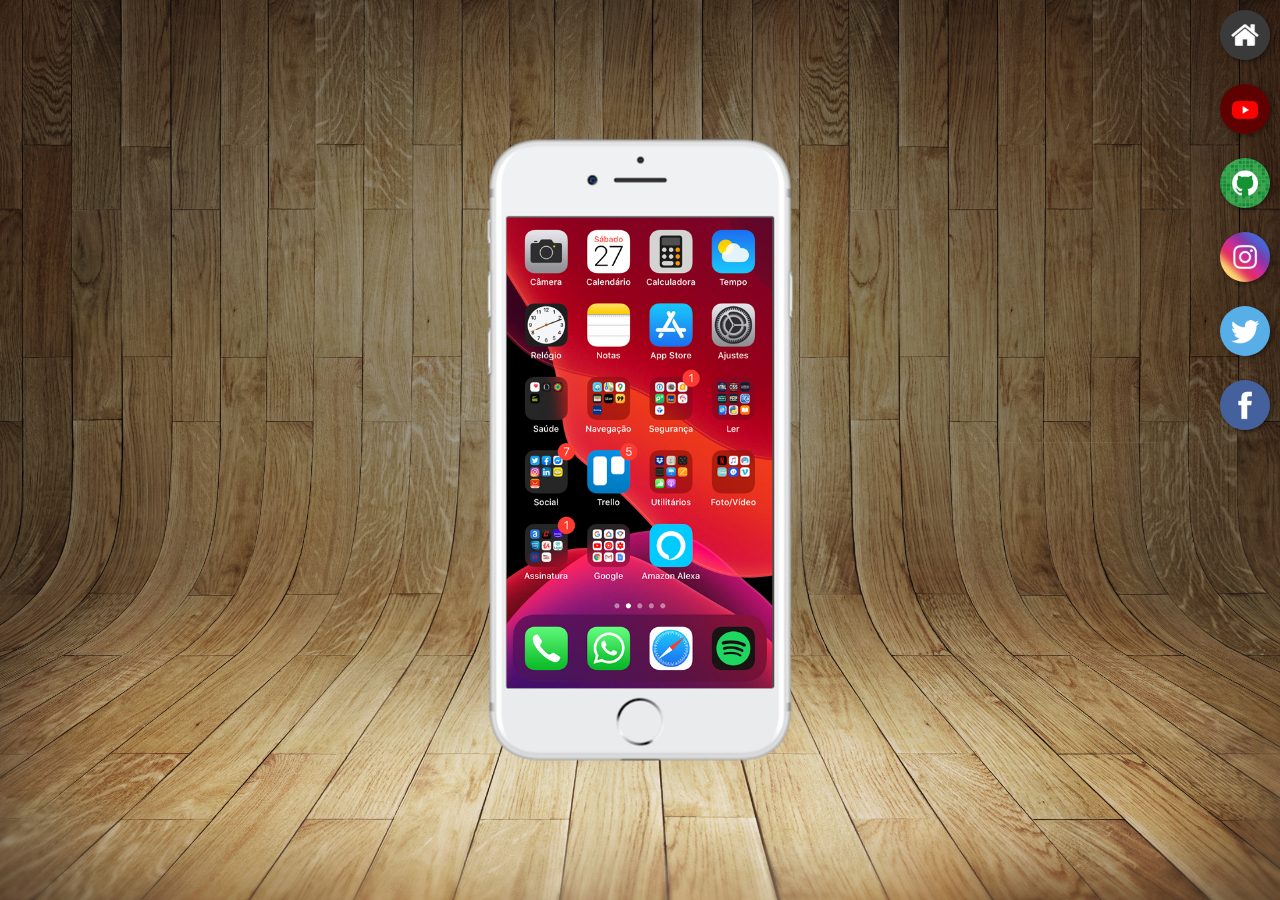
<file: index.html>
<!DOCTYPE html>
<html lang="pt-br">
<head>
    <meta charset="UTF-8">
    <meta http-equiv="X-UA-Compatible" content="IE=edge">
    <meta name="viewport" content="width=device-width, initial-scale=1.0">
    <link rel="shortcut icon" href="favicon.ico" type="image/x-icon">
    <link rel="stylesheet" href="estilos/style.css">
    <title>Projeto redes sociais</title>
</head>
<body>
    <main>
        <section id="telefone">
            <iframe src="home.html" name="tela-home" id="tela-home" frameborder="0"></iframe>
        </section>
        <section id="redes-sociais">
            <a href="home.html" target="tela-home"><img src="imagens/logo-home.jpg" alt="Home"></a> <br>
            <a href="youtube.html" target="tela-home"><img src="imagens/logo-youtube.jpg" alt="Youtube"></a><br>
            <a href="github.html" target="tela-home"><img src="imagens/logo-github.jpg" alt="Github"></a><br>
            <a href="instagram.html" target="tela-home"><img src="imagens/logo-instagram.jpg" alt="Instagram"></a><br>
            <a href="twitter.html" target="tela-home"><img src="imagens/logo-twitter.jpg" alt="Twitter"></a><br>
            <a href="facebook.html" target="tela-home"><img src="imagens/logo-facebook.jpg" alt="Facebook"></a>
        </section>
    </main>
</body>
</html>
</file>
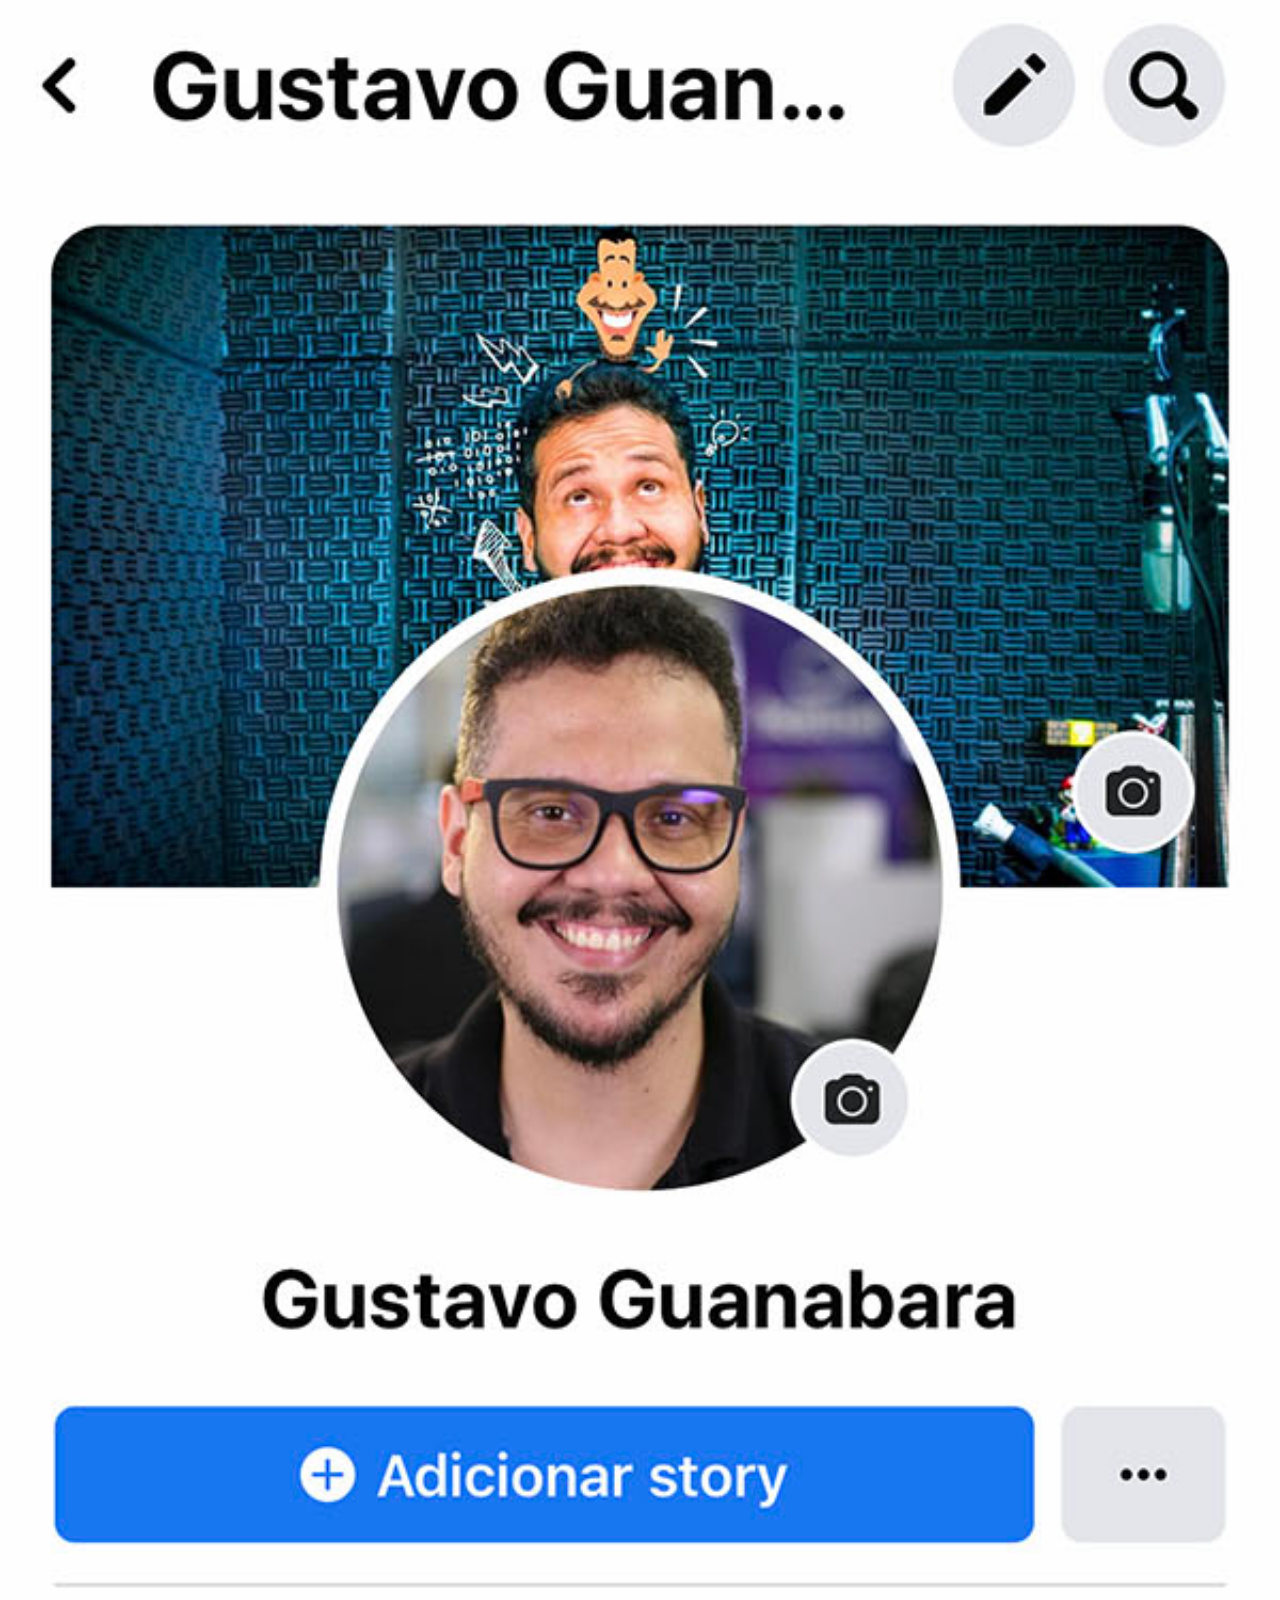
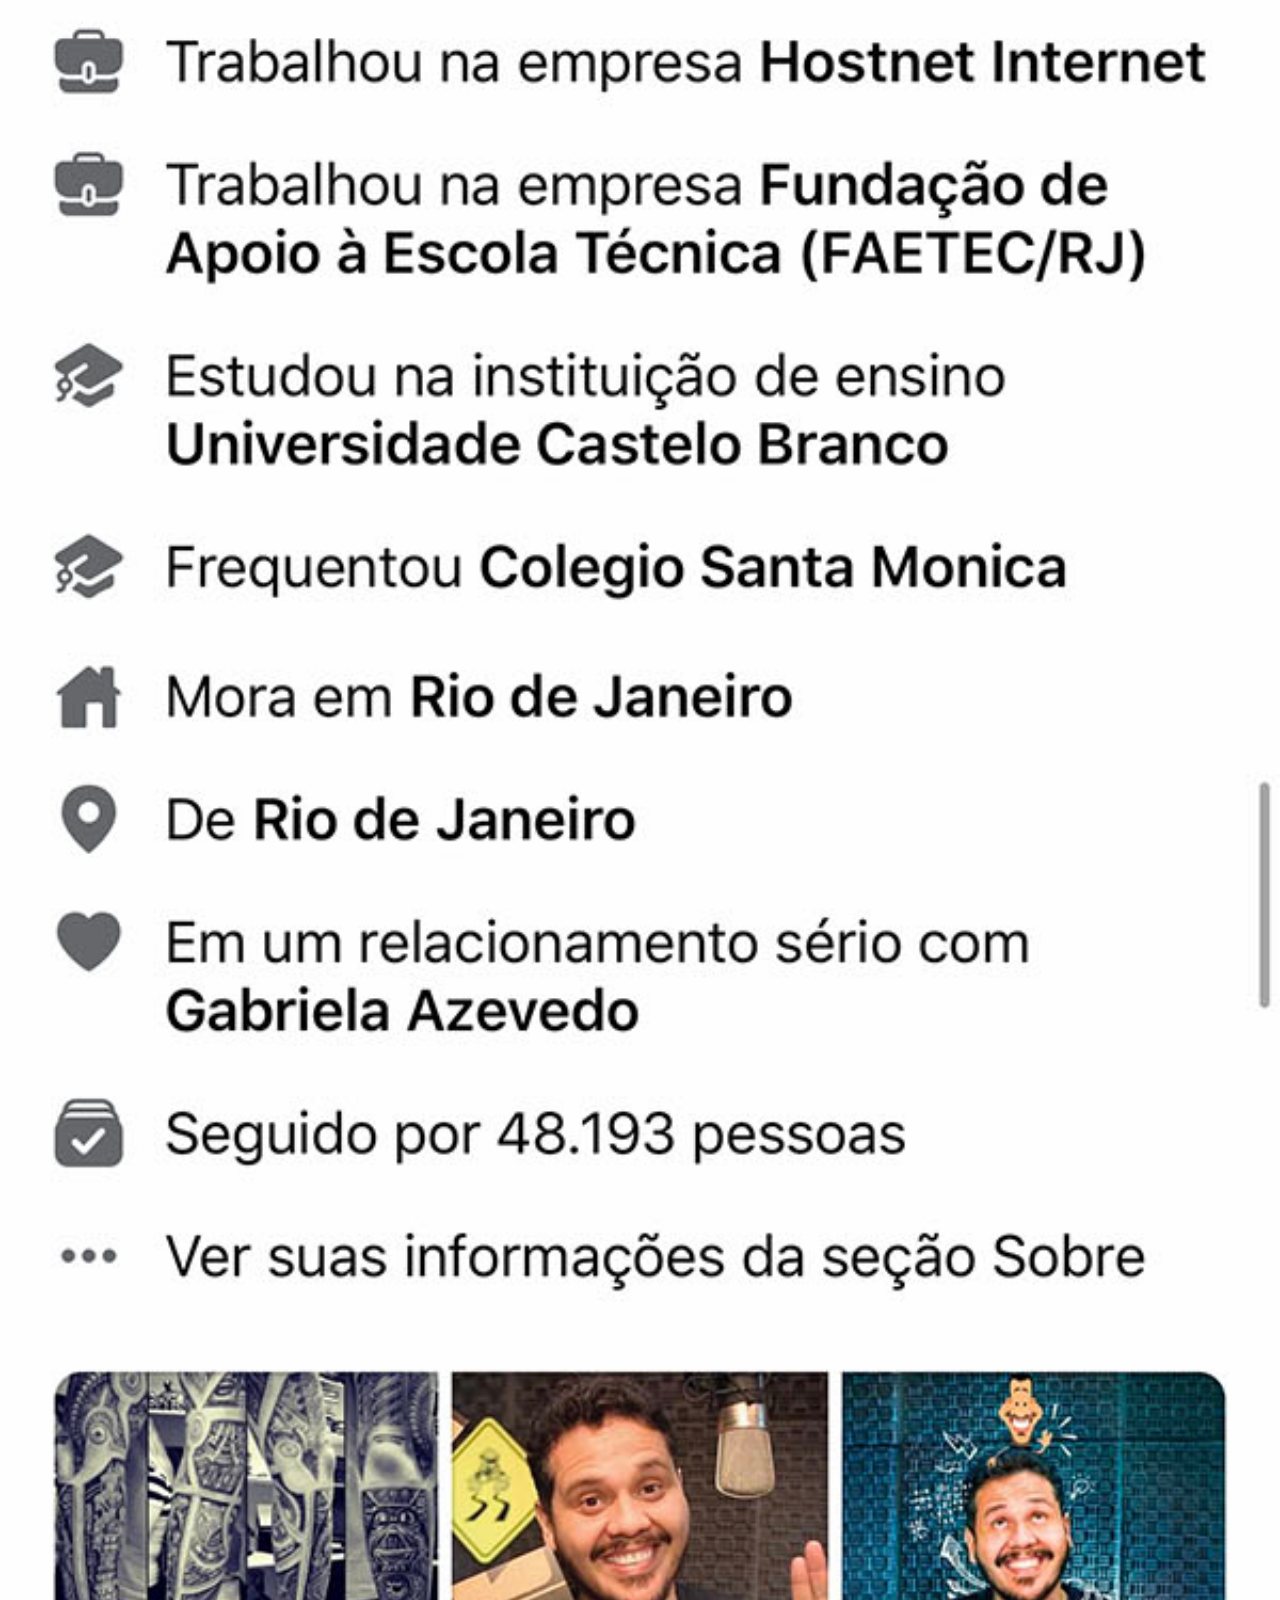
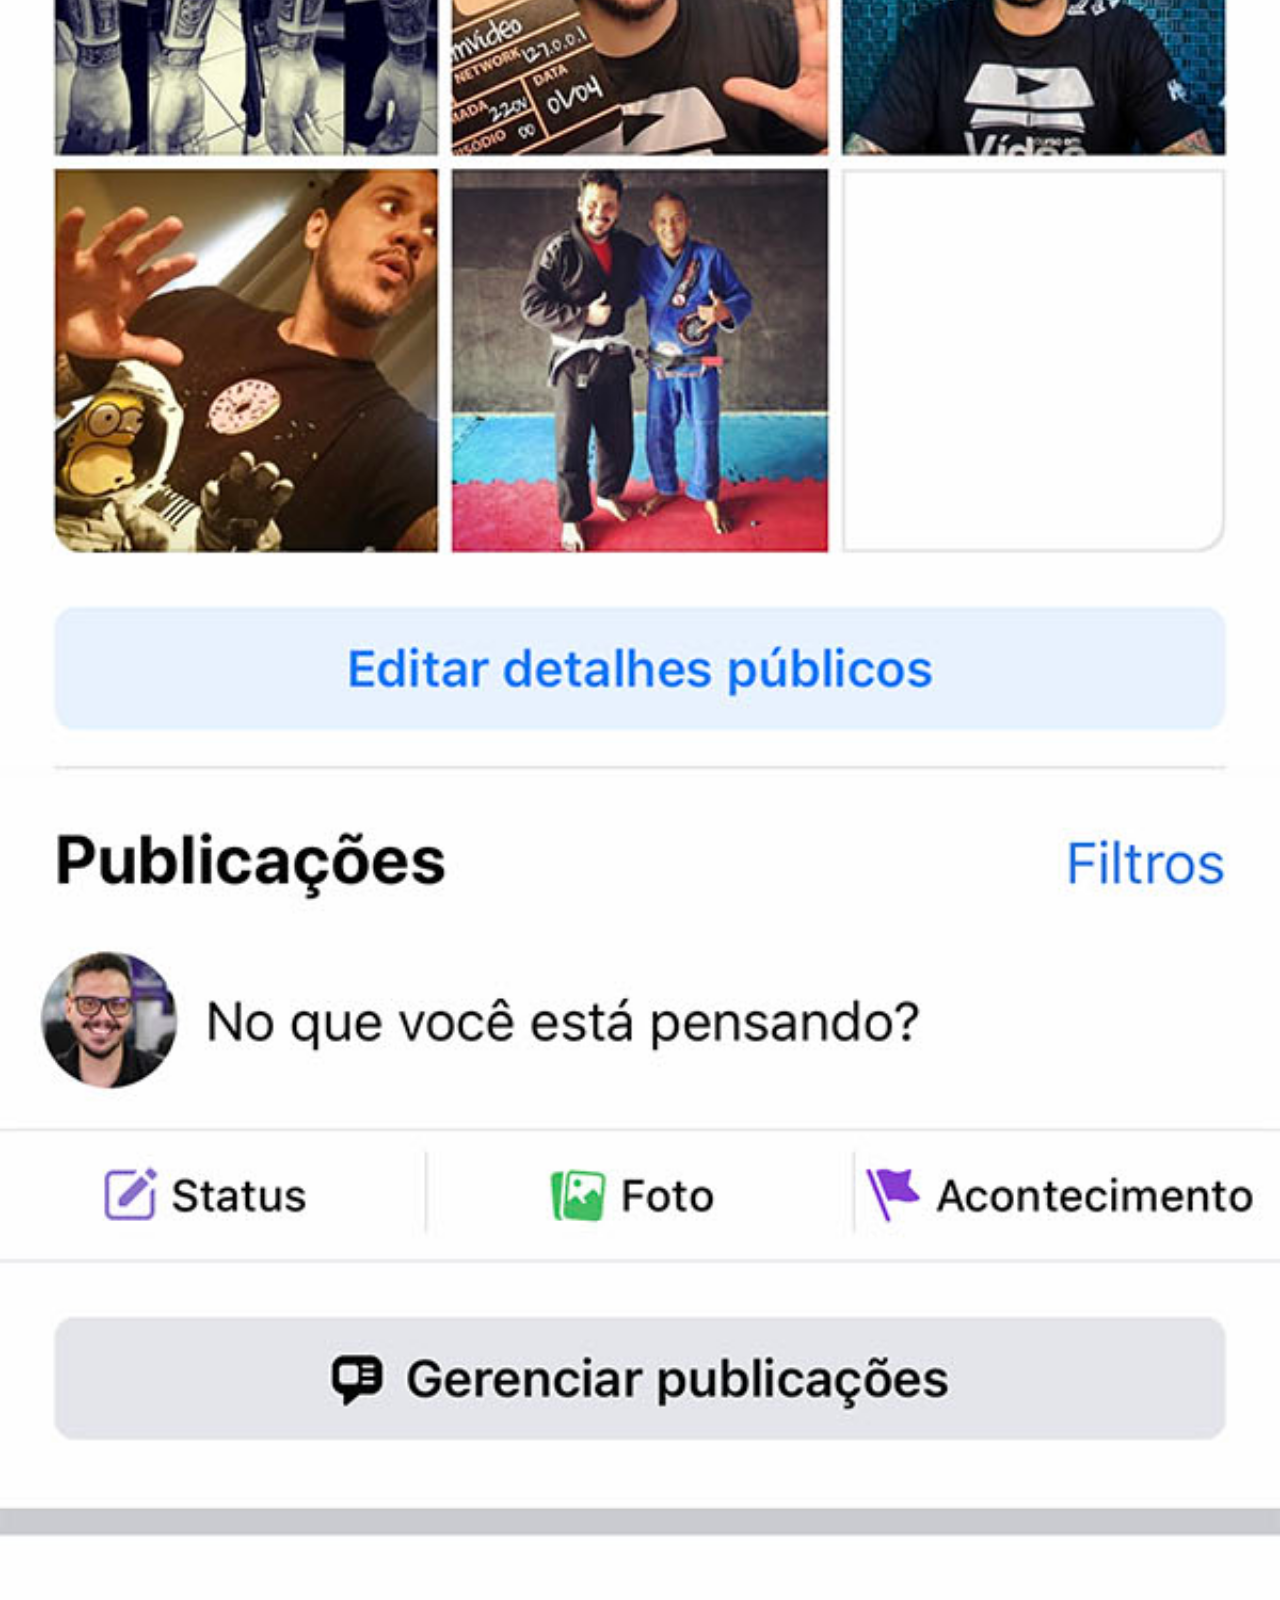
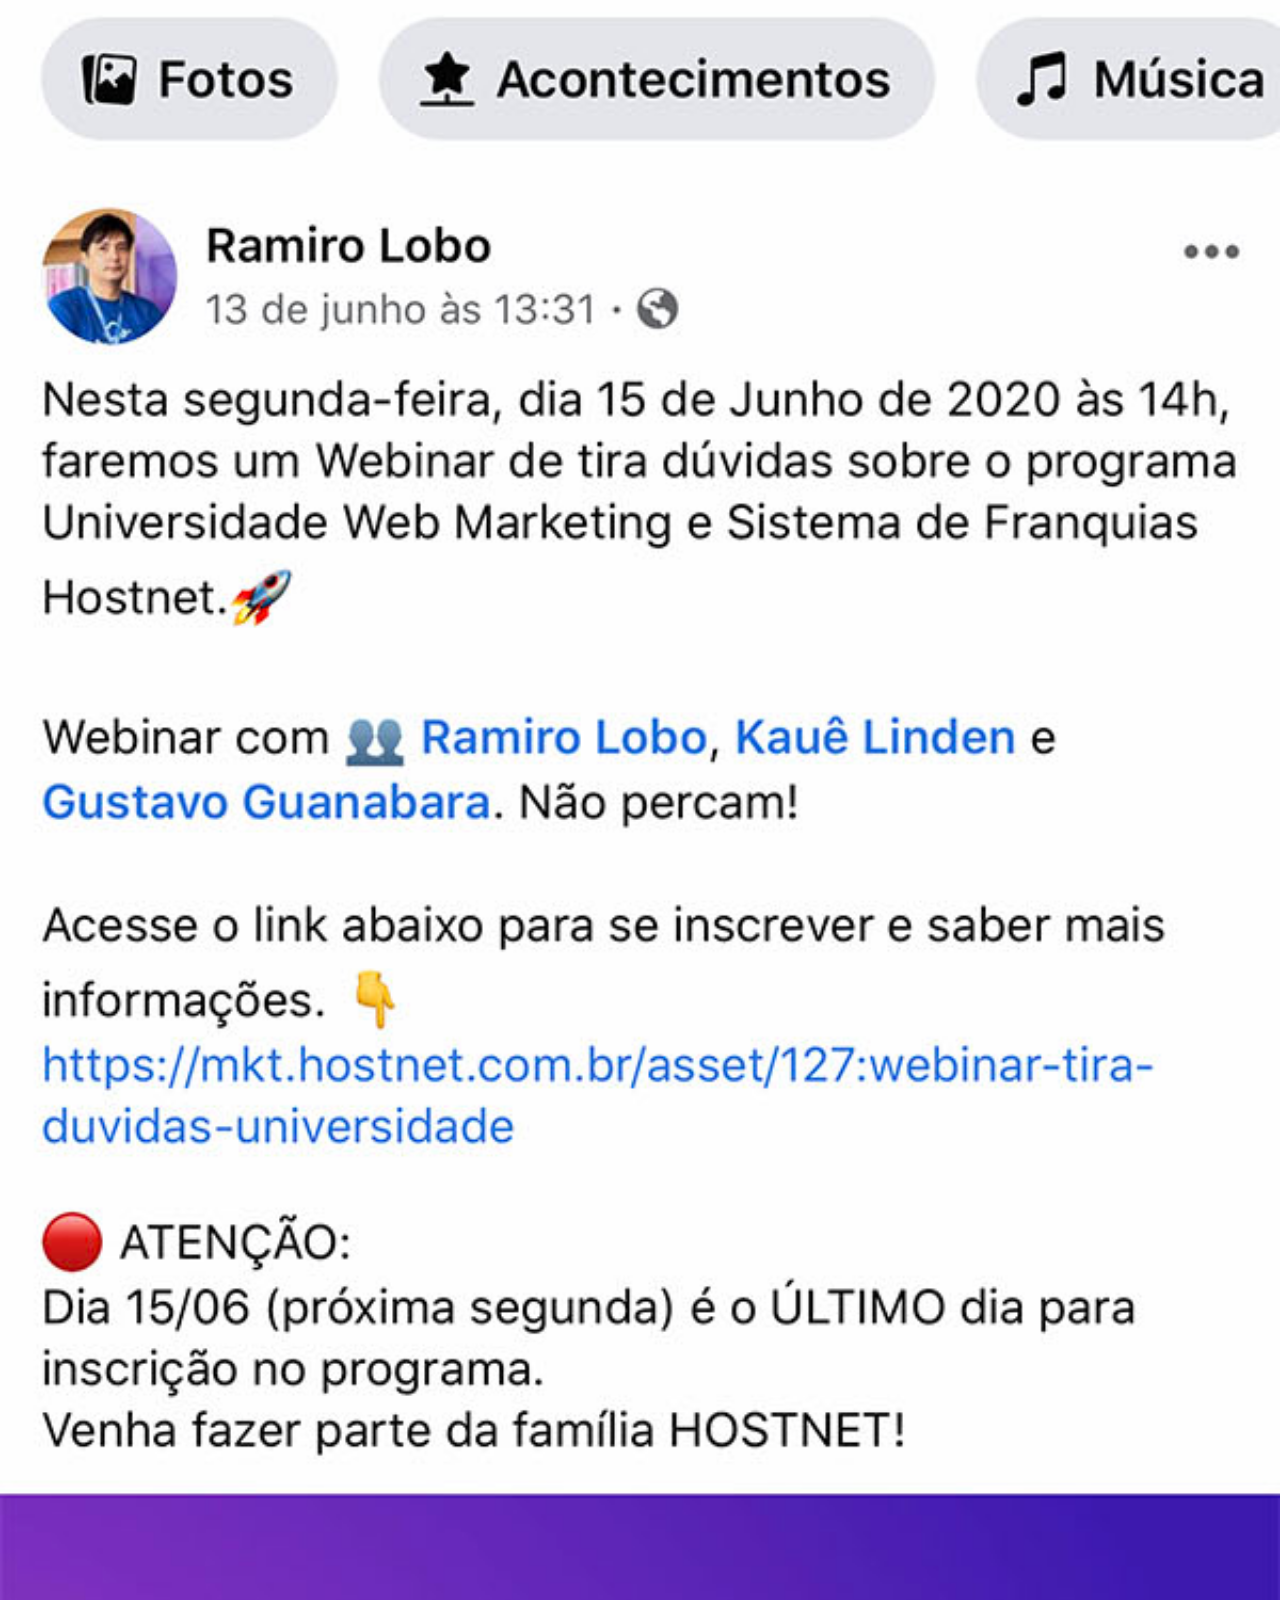
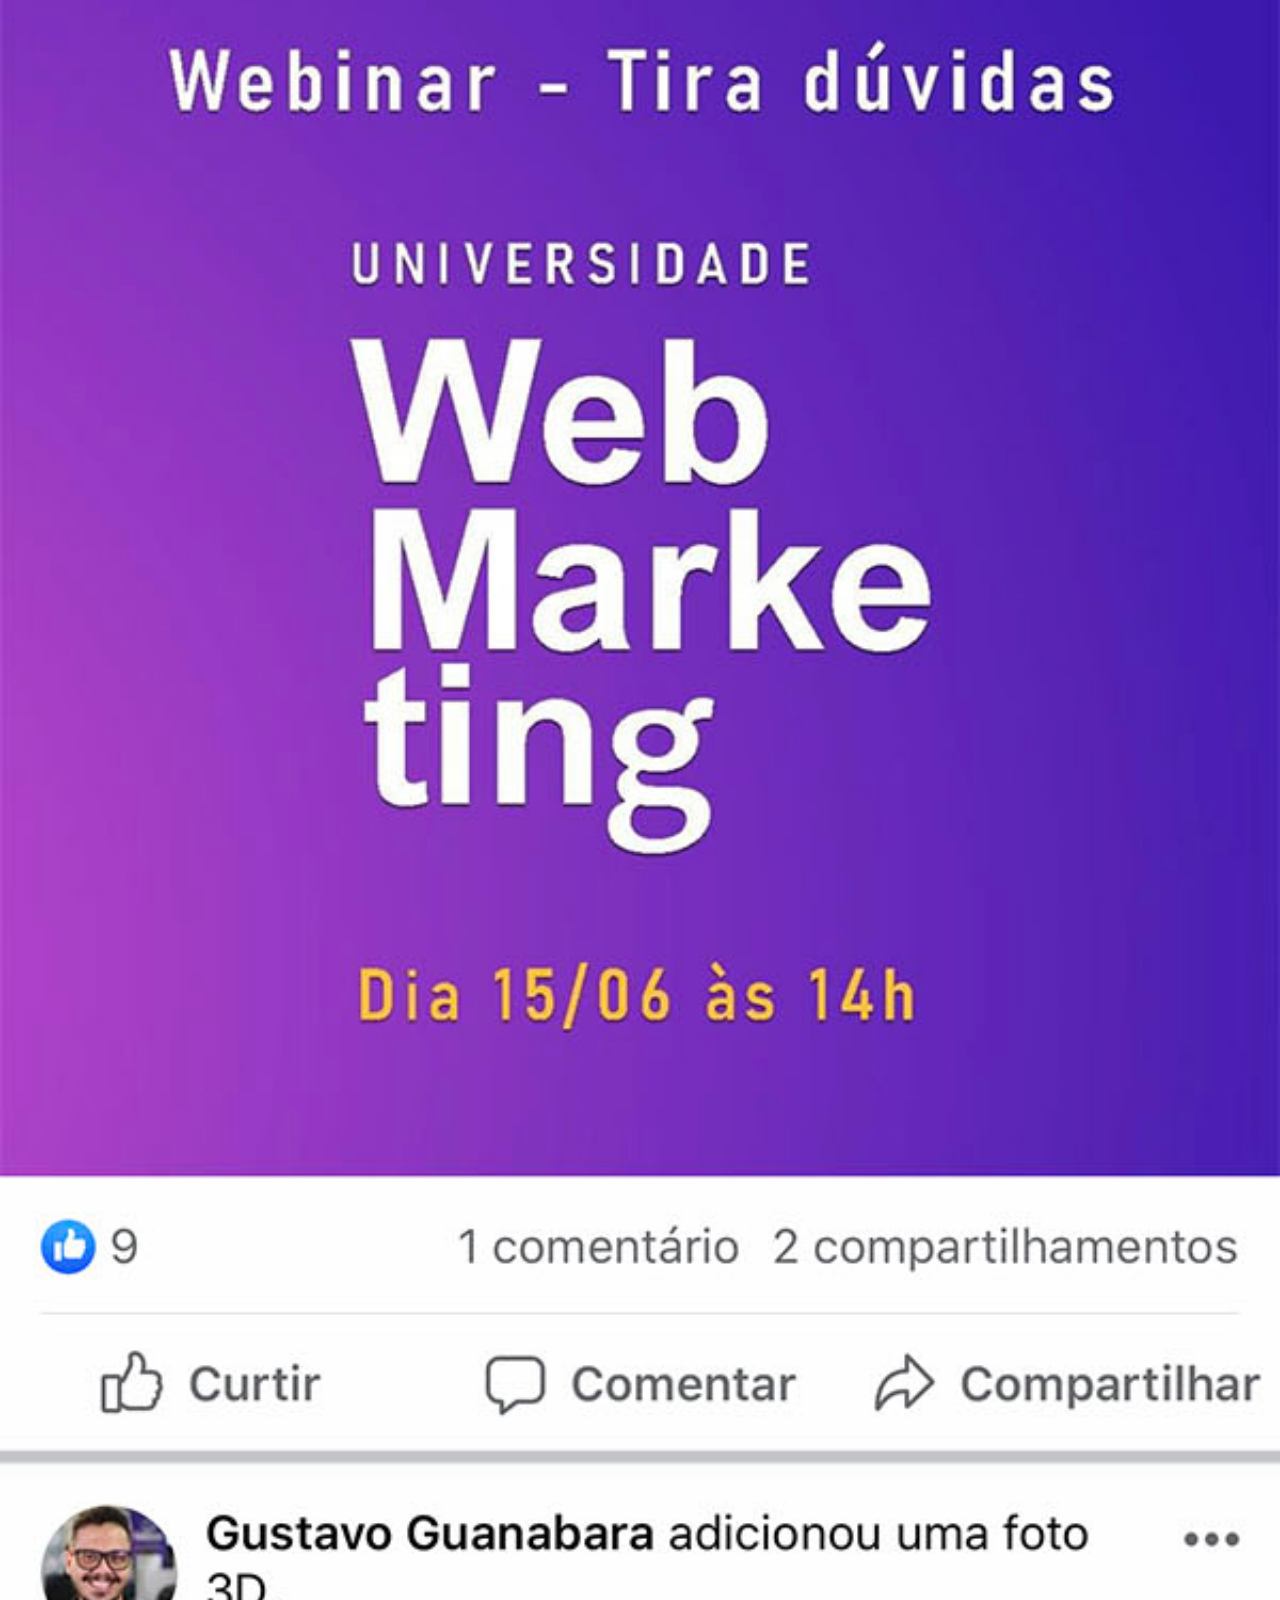
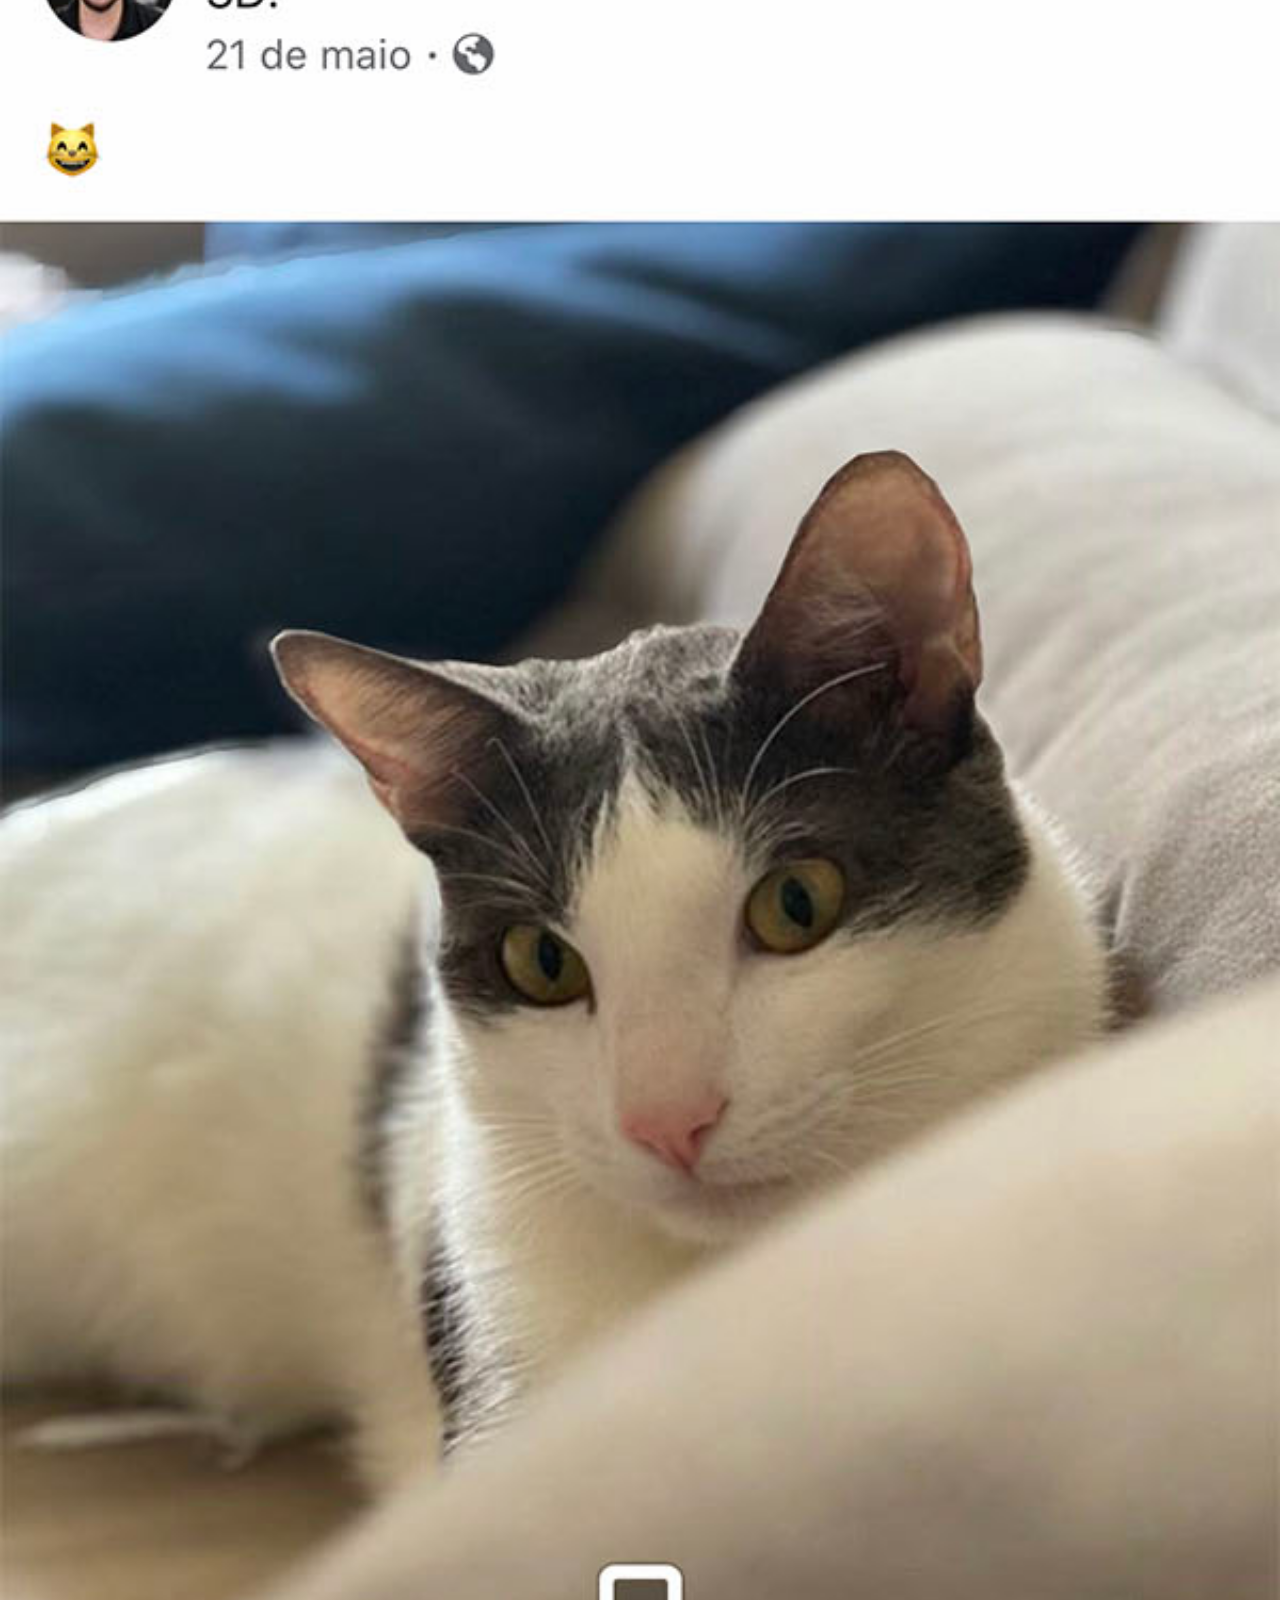
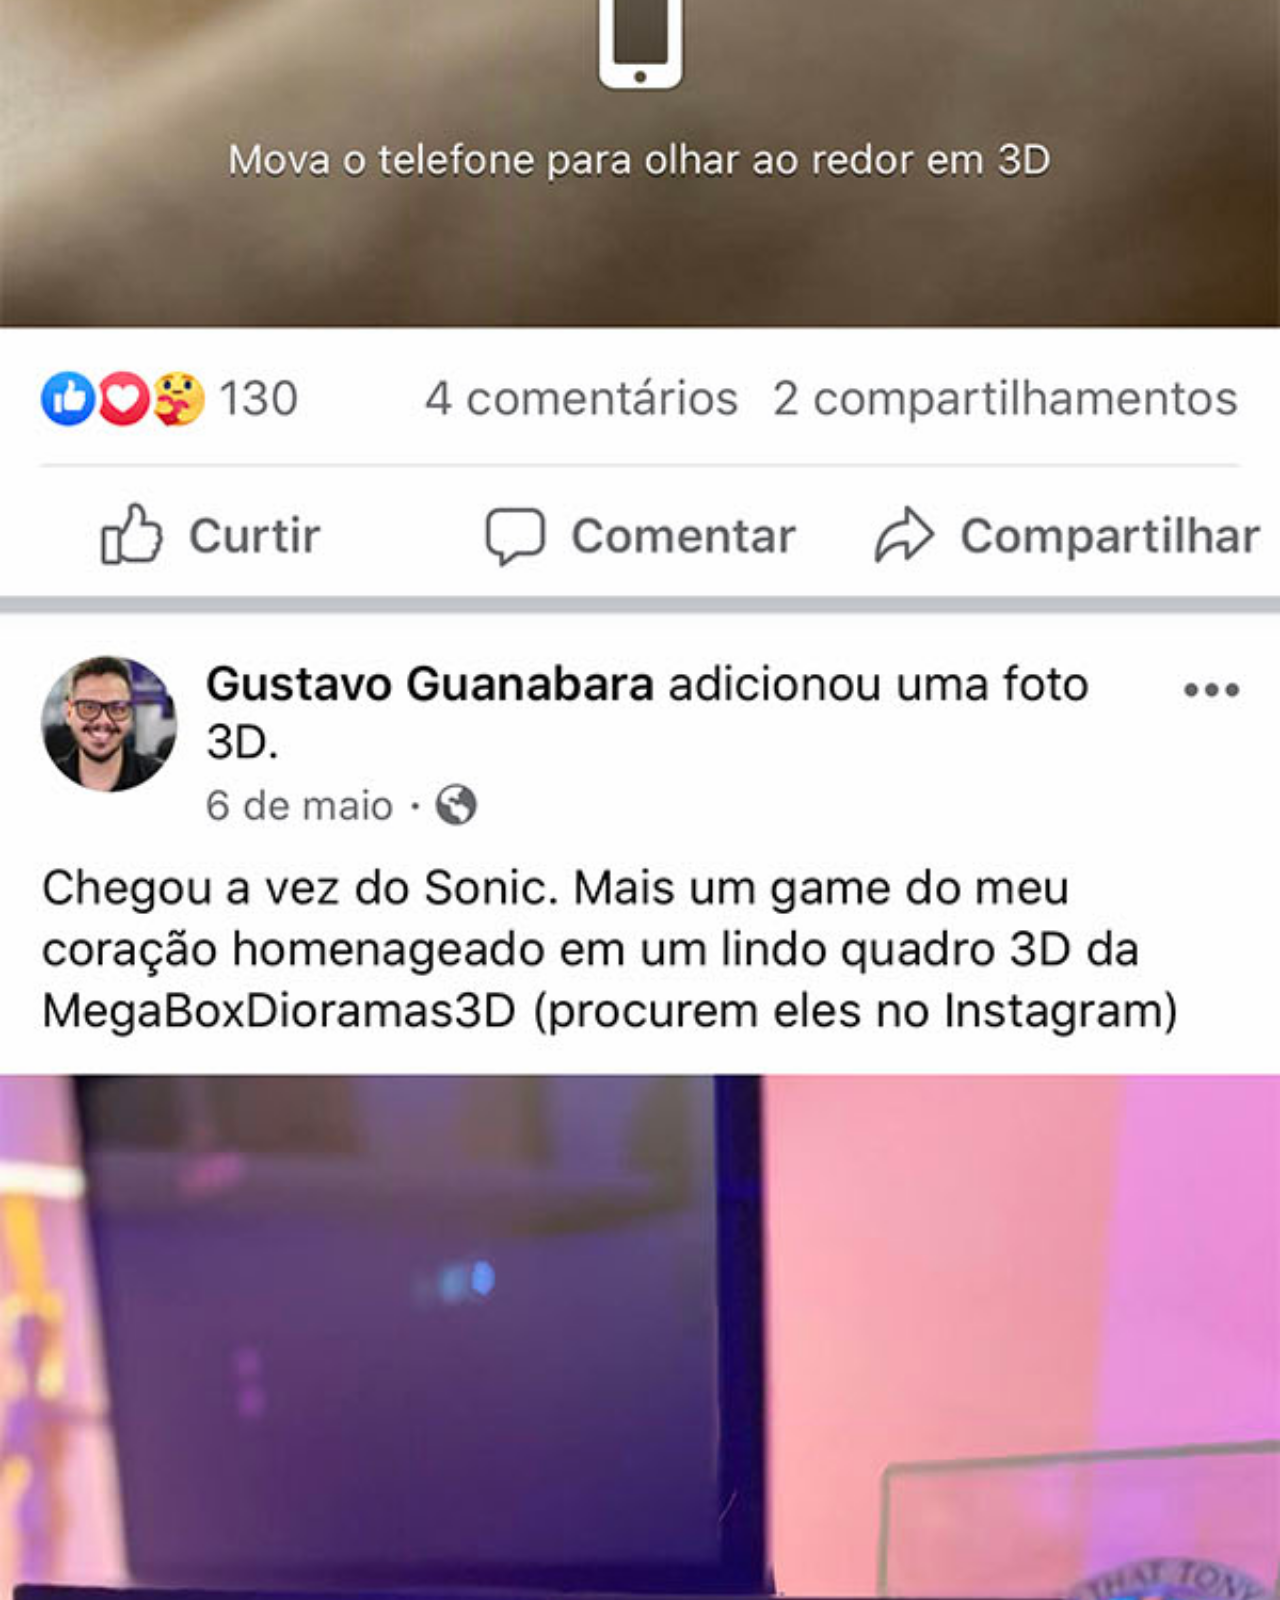
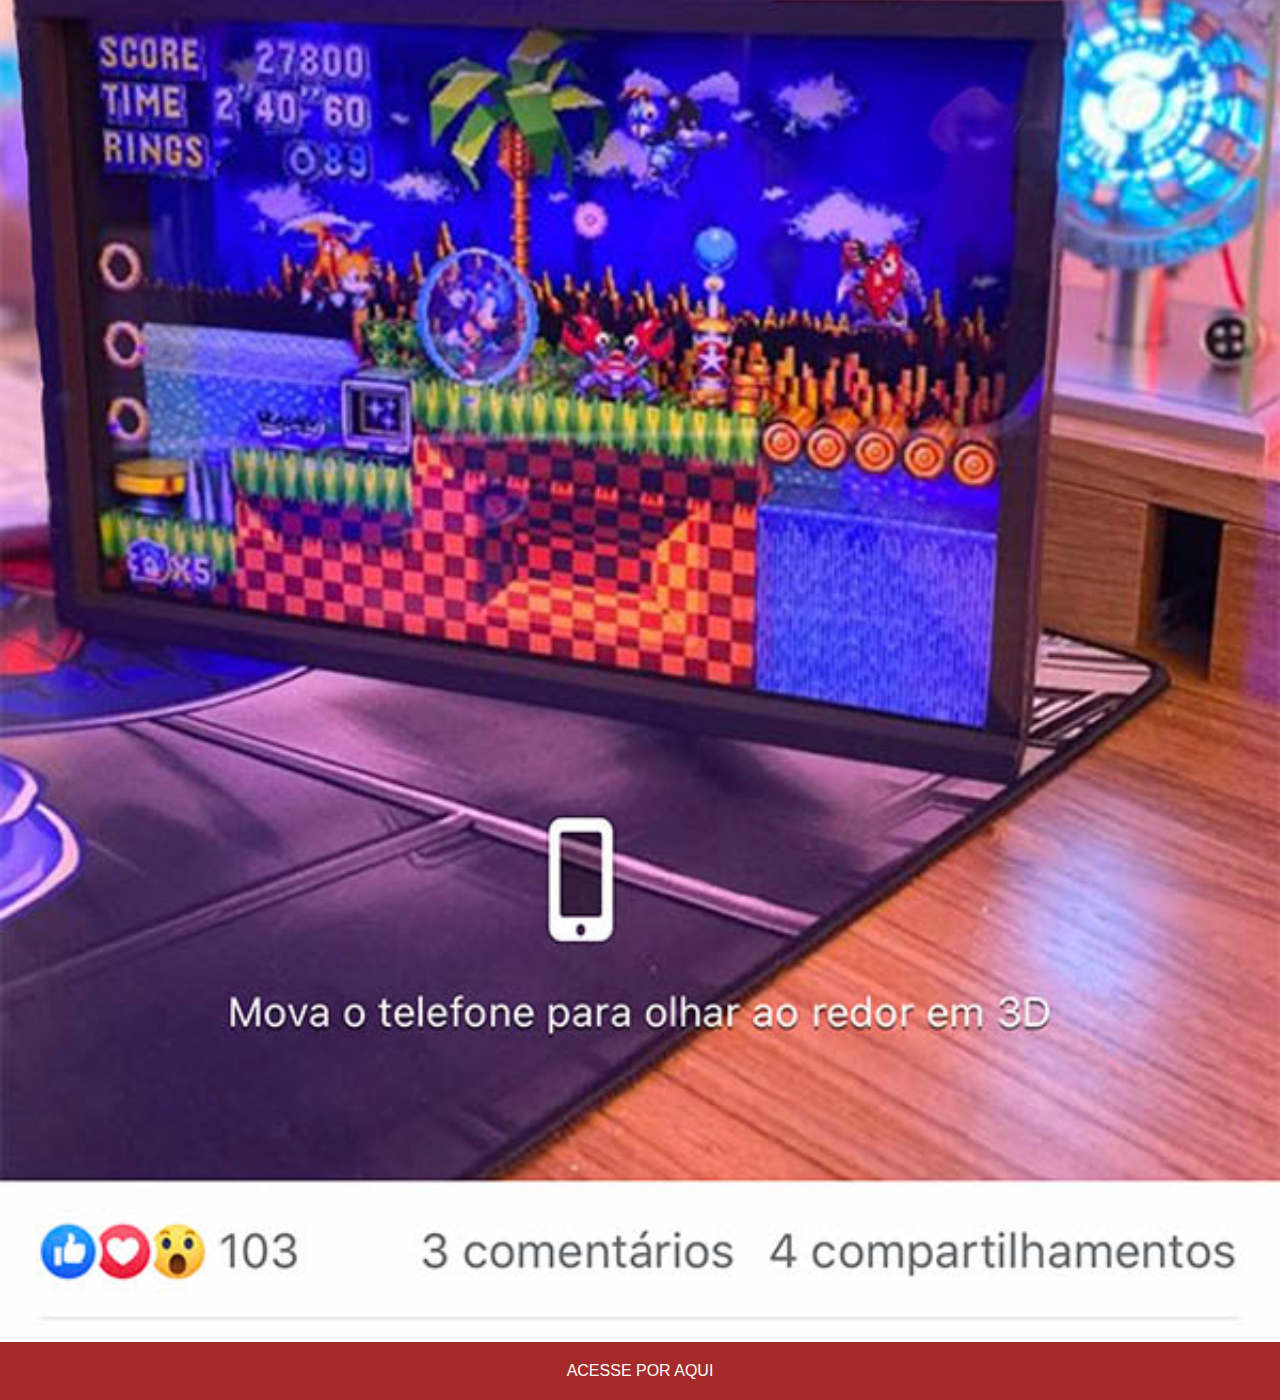
<file: facebook.html>
<!DOCTYPE html>
<html lang="pt-br">
<head>
    <meta charset="UTF-8">
    <meta http-equiv="X-UA-Compatible" content="IE=edge">
    <meta name="viewport" content="width=device-width, initial-scale=1.0">
    <title>Document</title>
    <link rel="stylesheet" href="estilos/social.css">
</head>
<body>
    <img src="imagens/tela-facebook.jpg" alt="Página Facebook">
    <a href="https://www.facebook.com/">ACESSE POR AQUI</a>
</body>
</html>
</file>
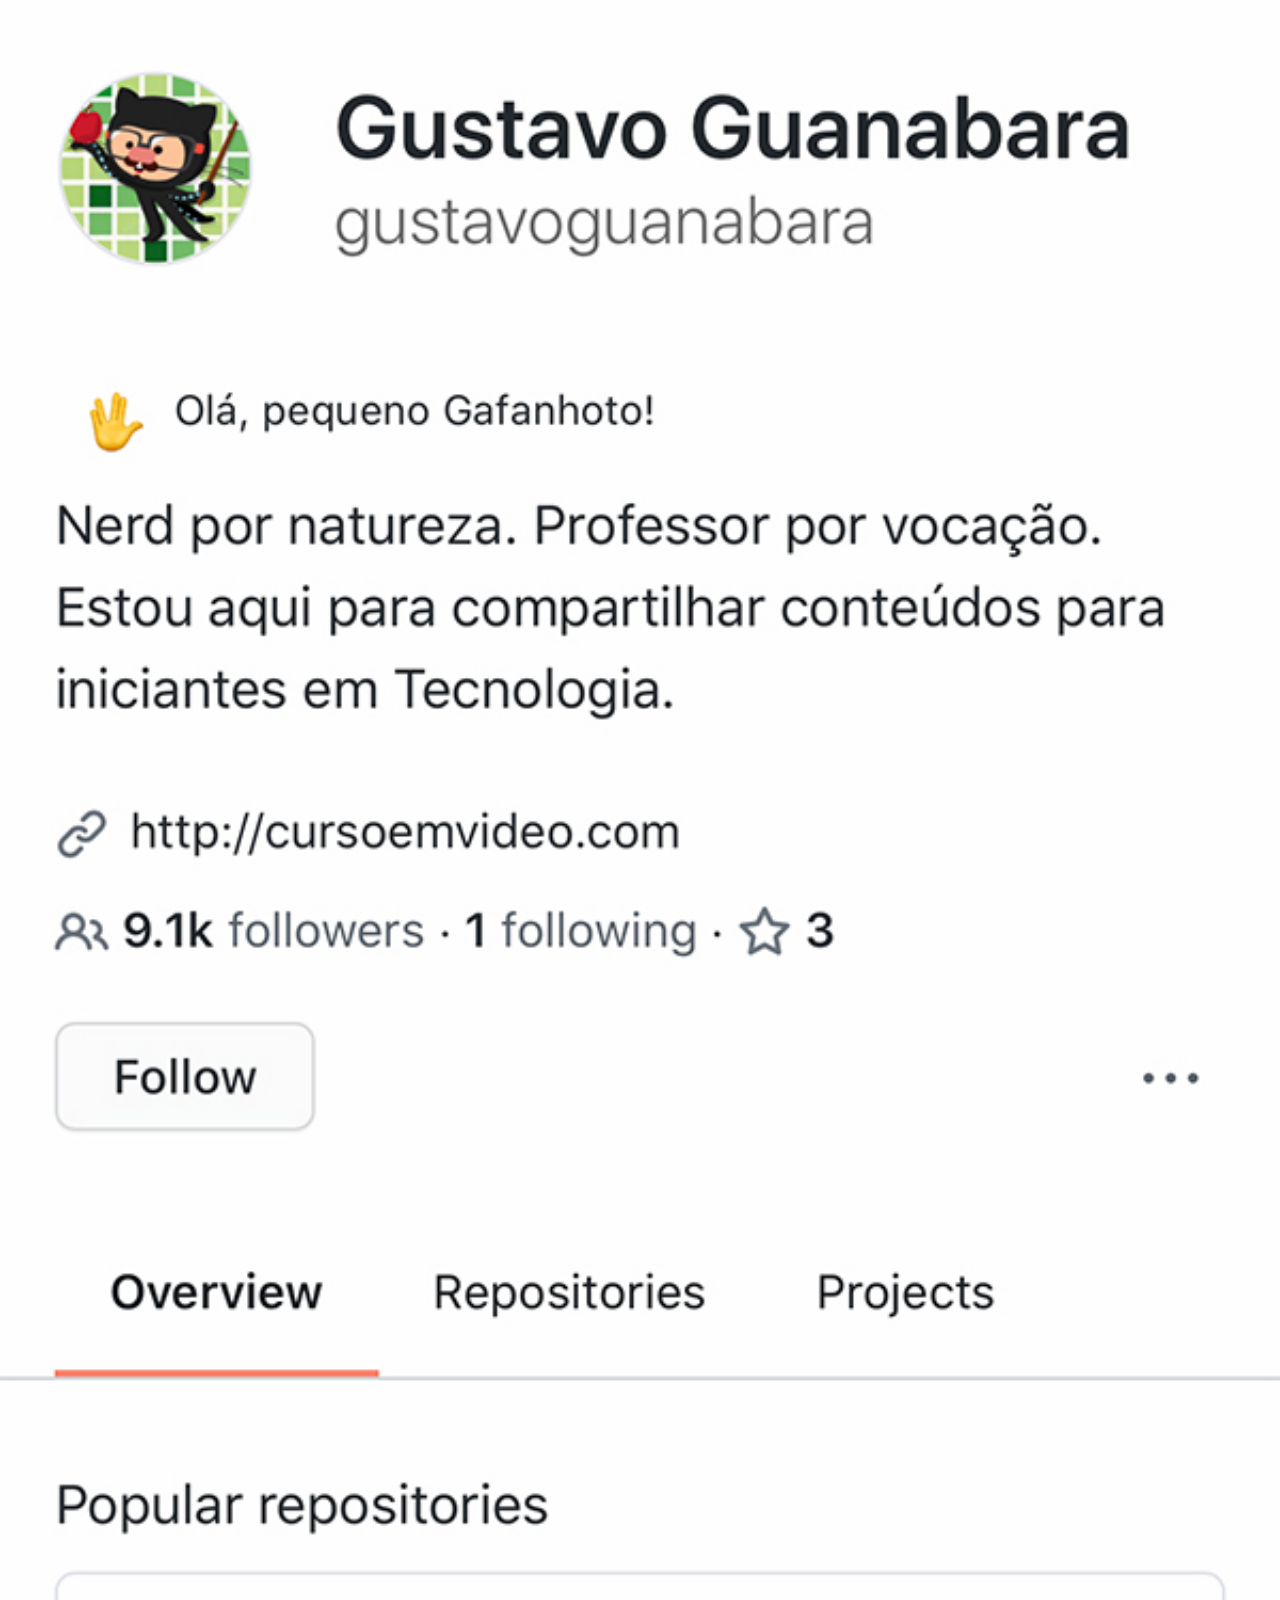
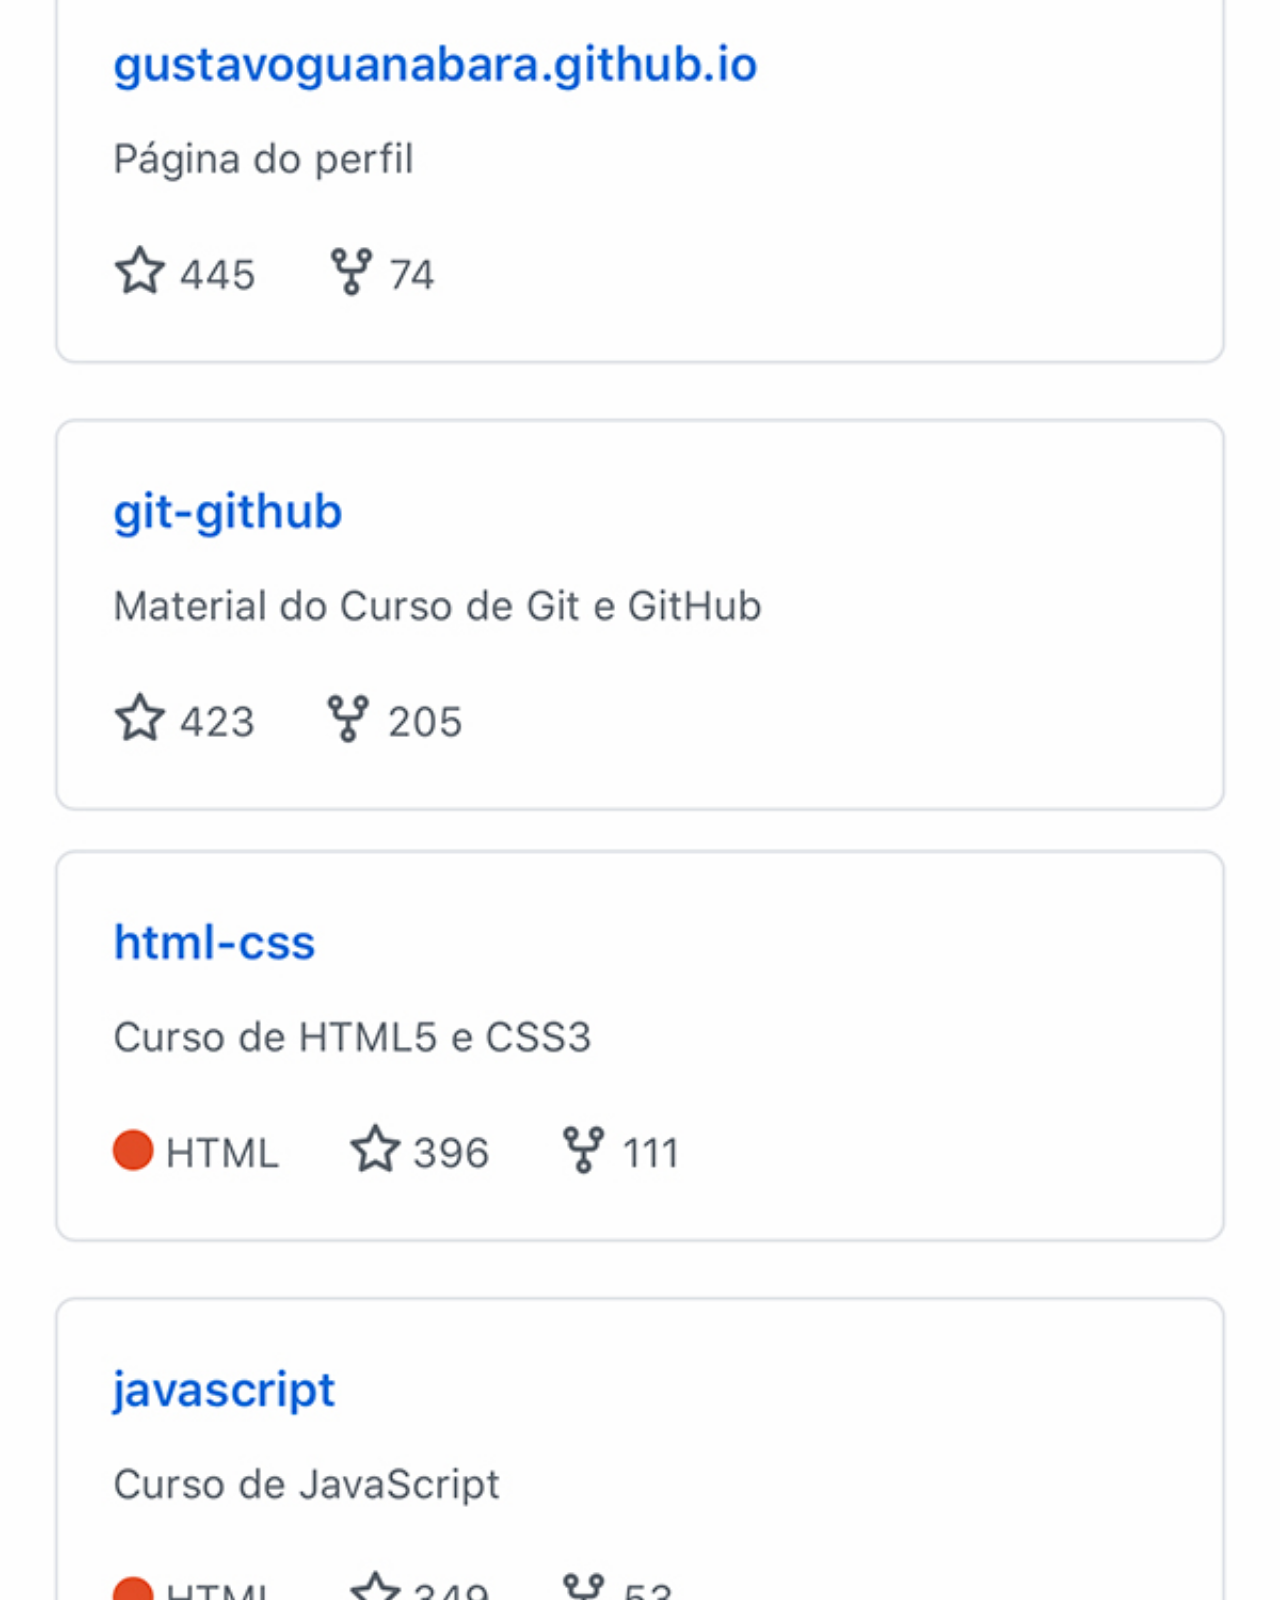
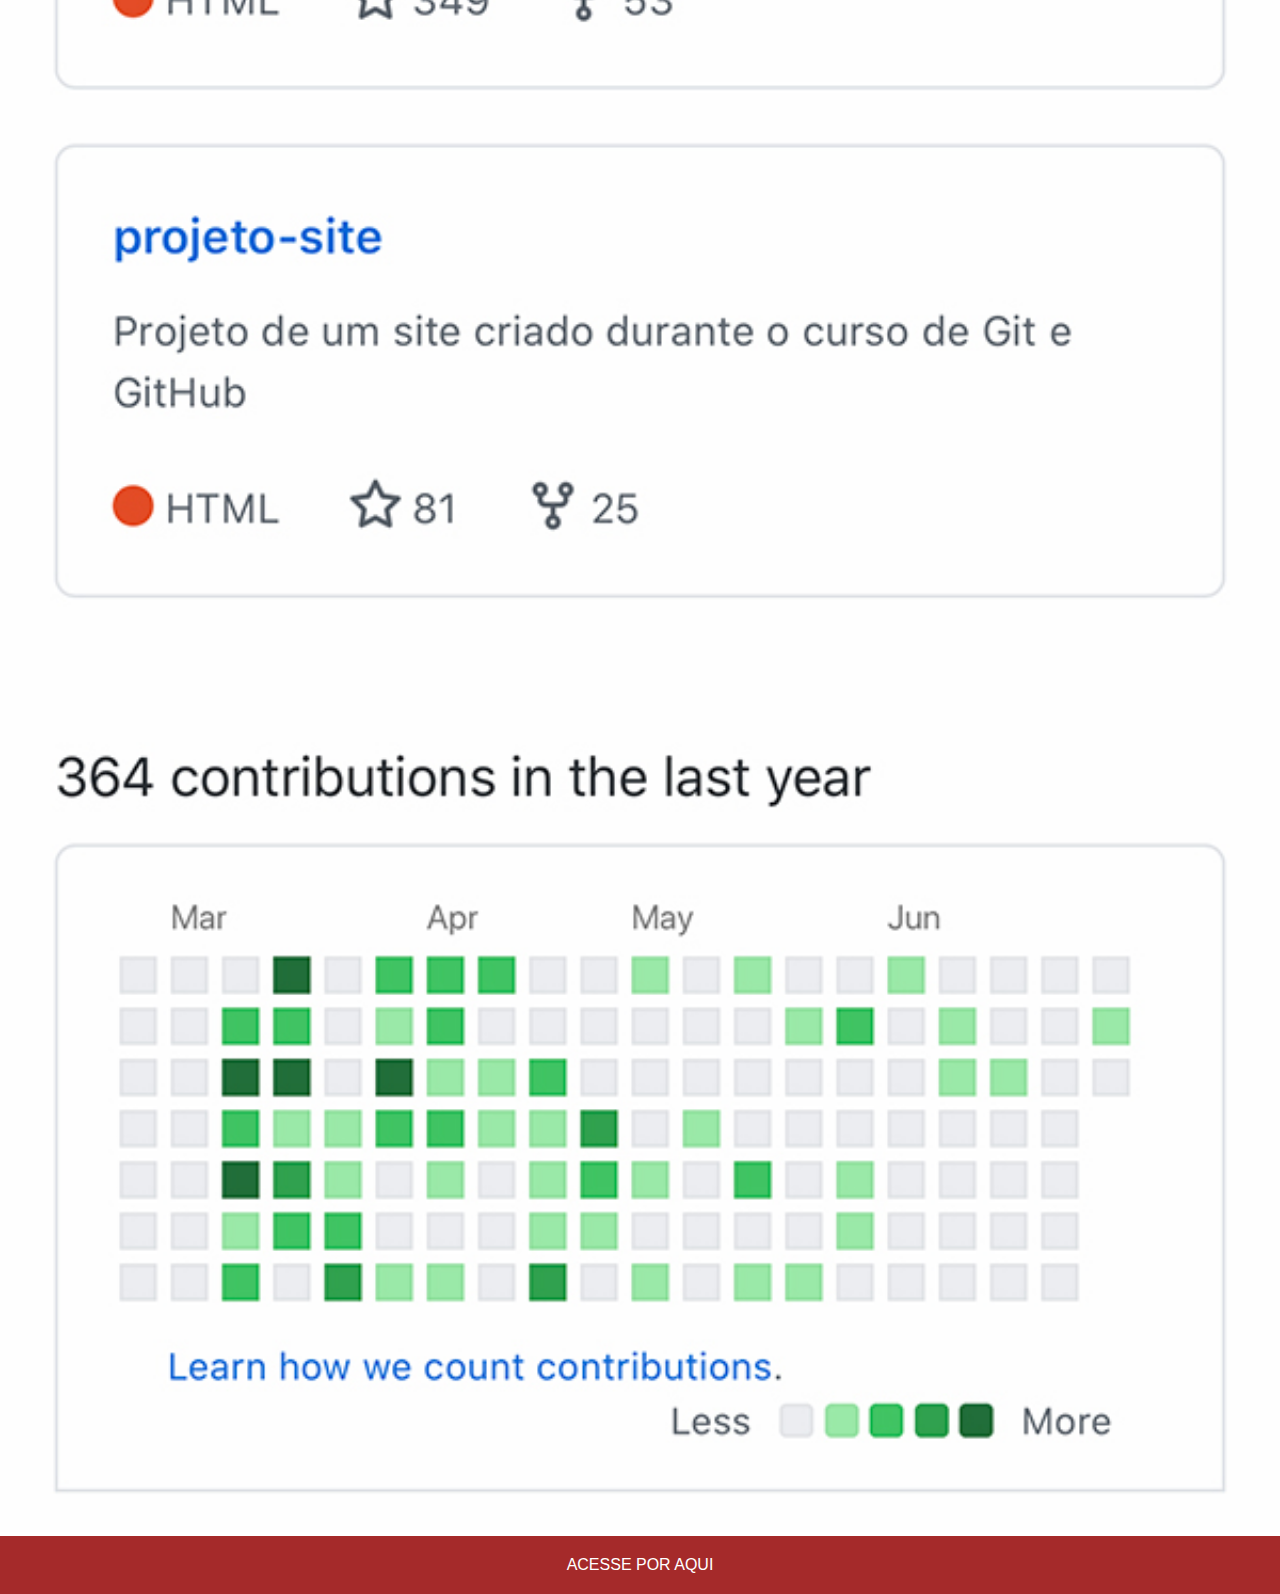
<file: github.html>
<!DOCTYPE html>
<html lang="pt-br">
<head>
    <meta charset="UTF-8">
    <meta http-equiv="X-UA-Compatible" content="IE=edge">
    <meta name="viewport" content="width=device-width, initial-scale=1.0">
    <title>Document</title>
    <link rel="stylesheet" href="estilos/social.css">
</head>
<body>
    <img src="imagens/tela-github.jpg" alt="Tela Github">
    <a href="https://www.github.com">ACESSE POR AQUI</a>
</body>
</html>
</file>
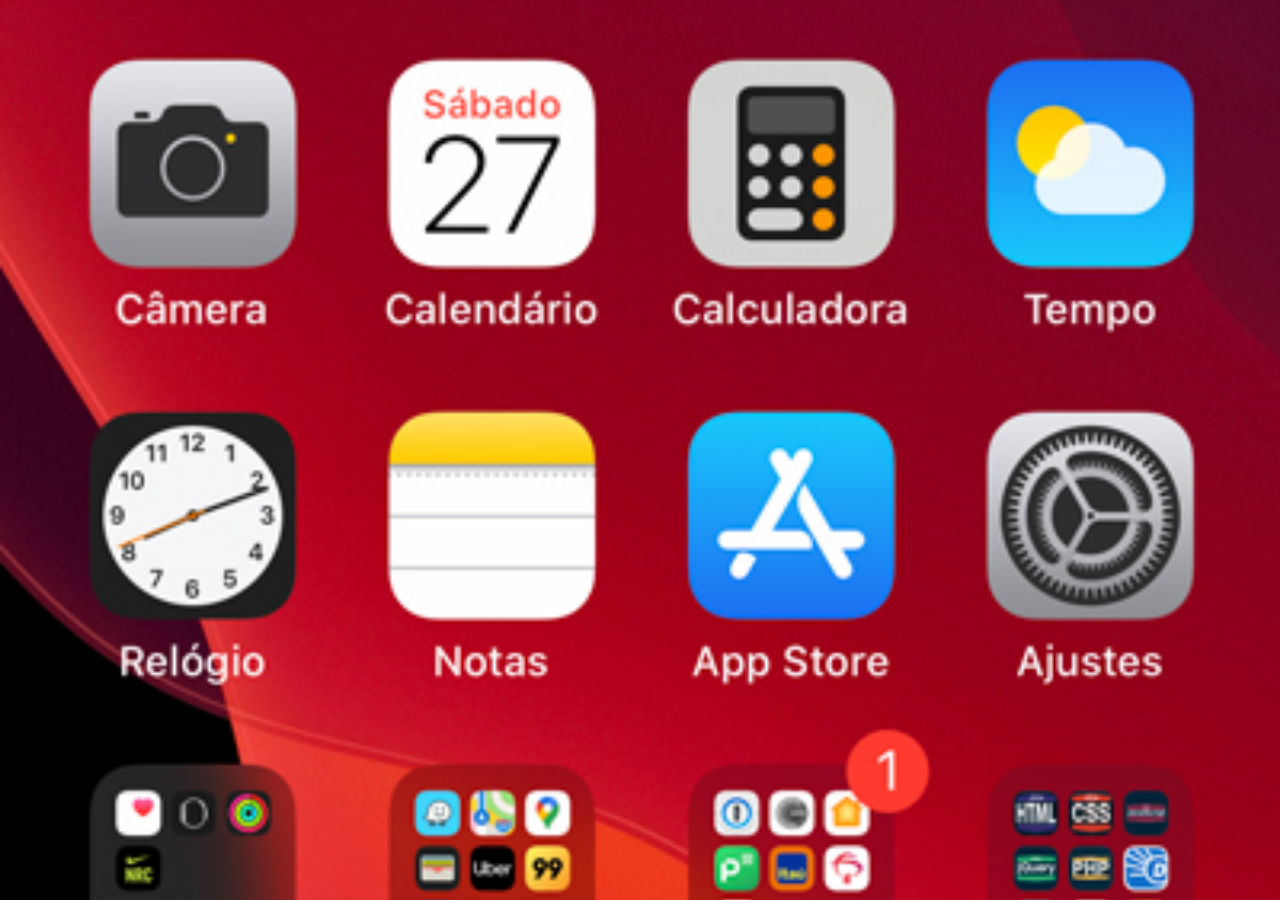
<file: home.html>
<!DOCTYPE html>
<html lang="pt-br">
<head>
    <meta charset="UTF-8">
    <meta http-equiv="X-UA-Compatible" content="IE=edge">
    <meta name="viewport" content="width=device-width, initial-scale=1.0">
    <title>Document</title>
    <style>
        *{
            margin: 0px;
            padding: 0px;
        }
        body{
            height: 100vh;
            width: 100vw;
            background: beige url(imagens/tela-home.jpg) no-repeat
            top center;
            background-size: cover;
        }
    </style>
</head>
<body>
    
</body>
</html>
</file>
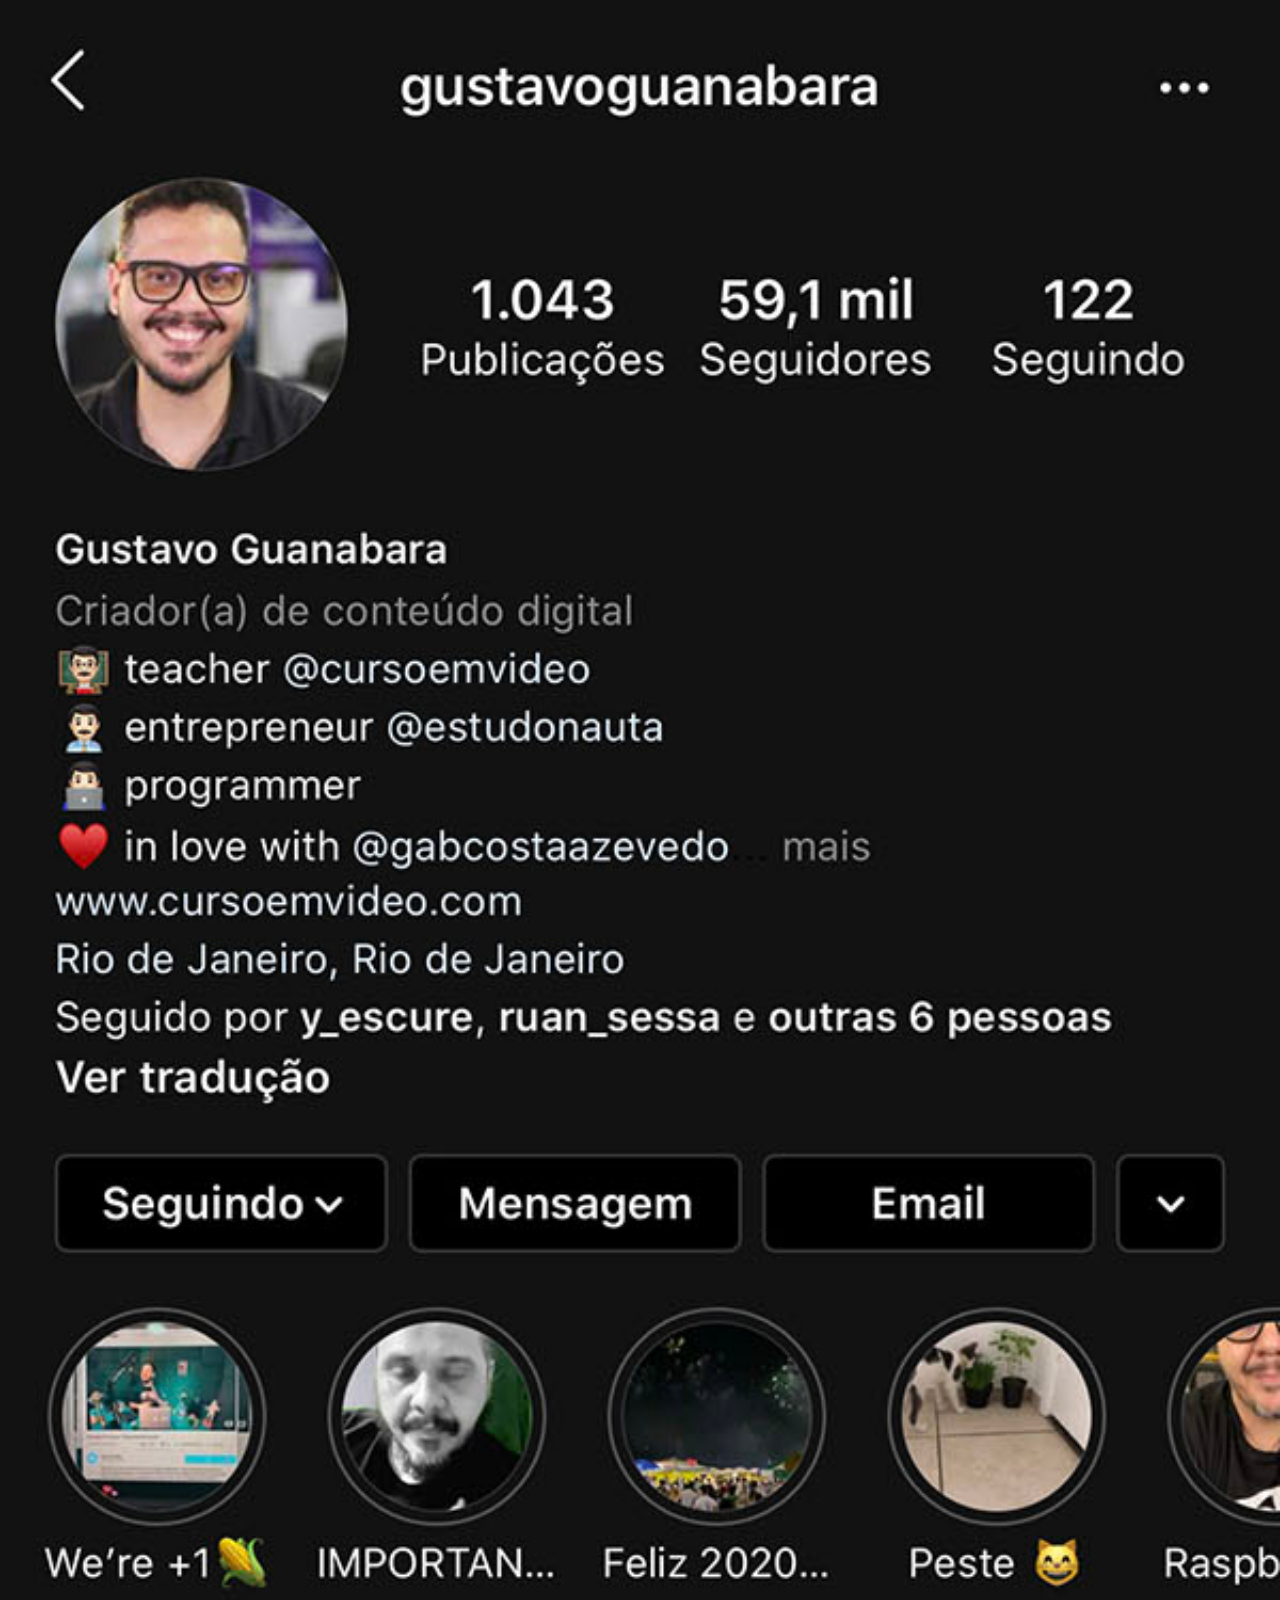
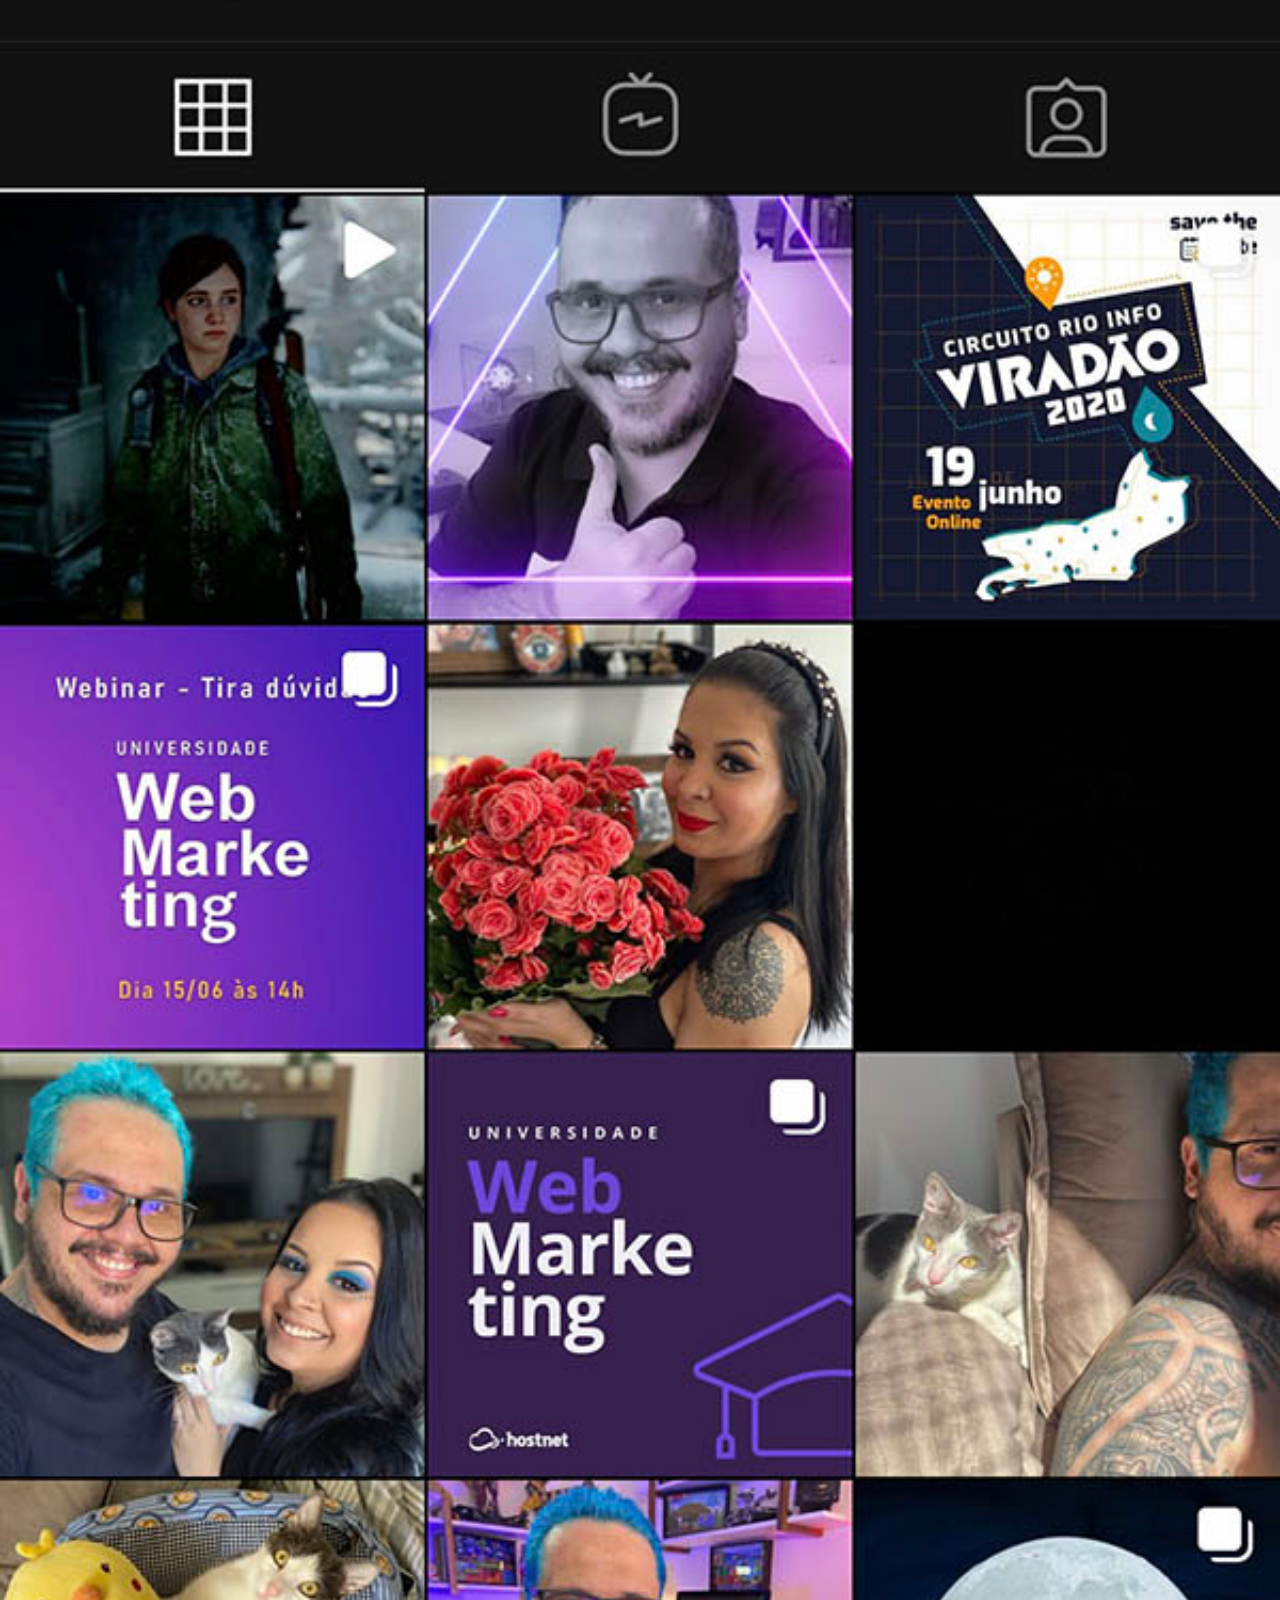
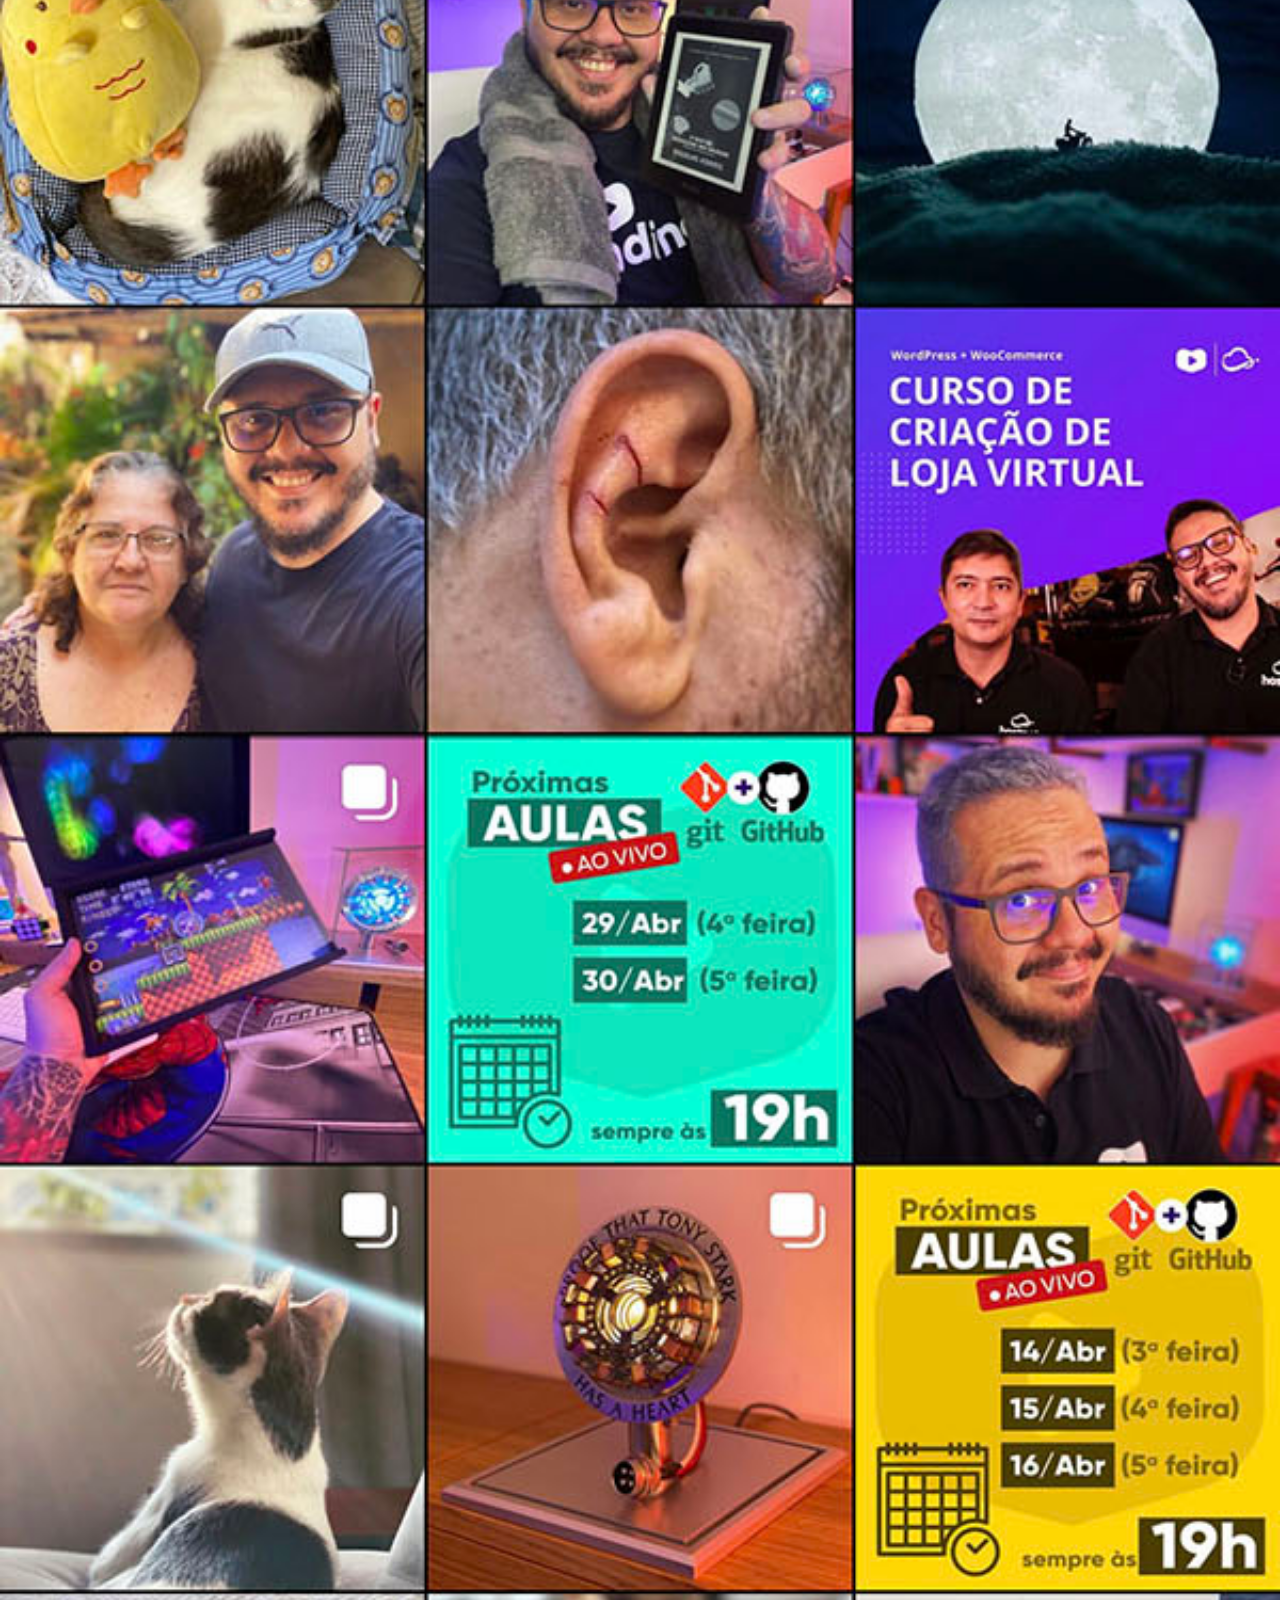
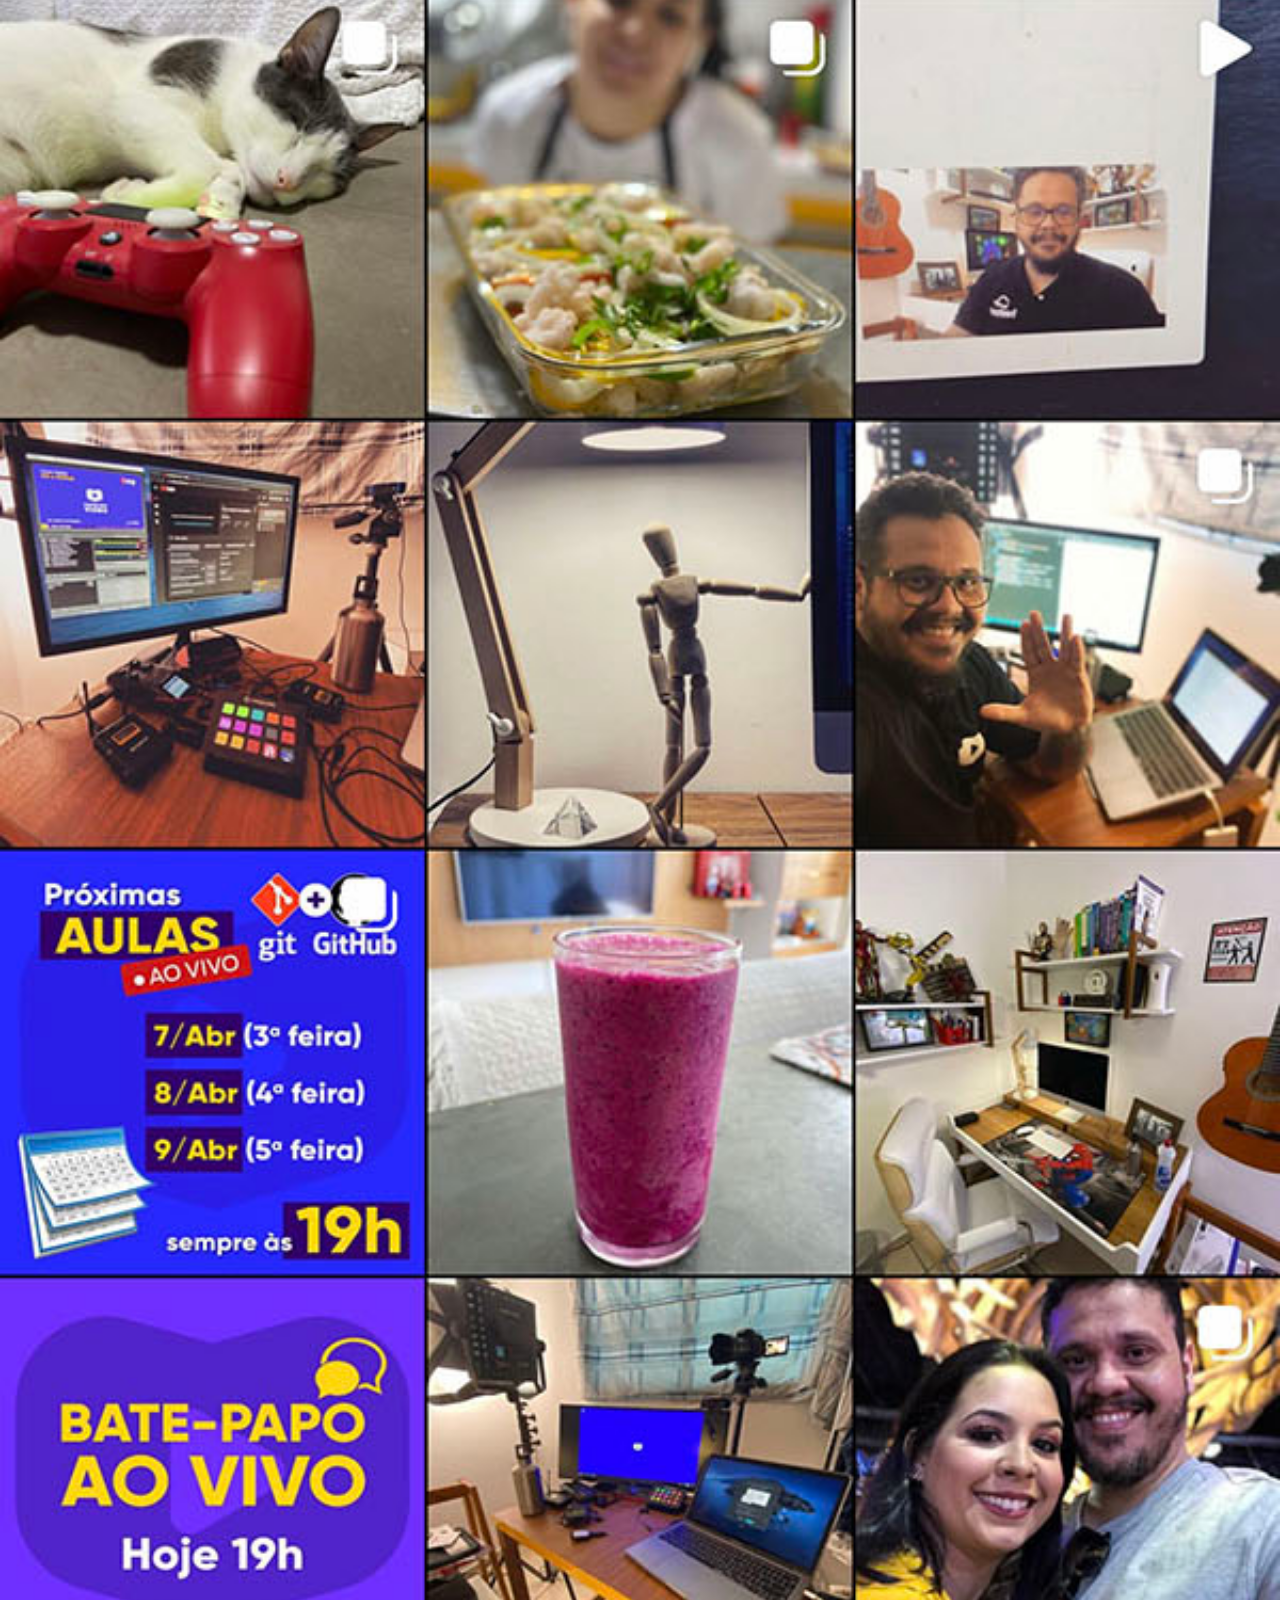
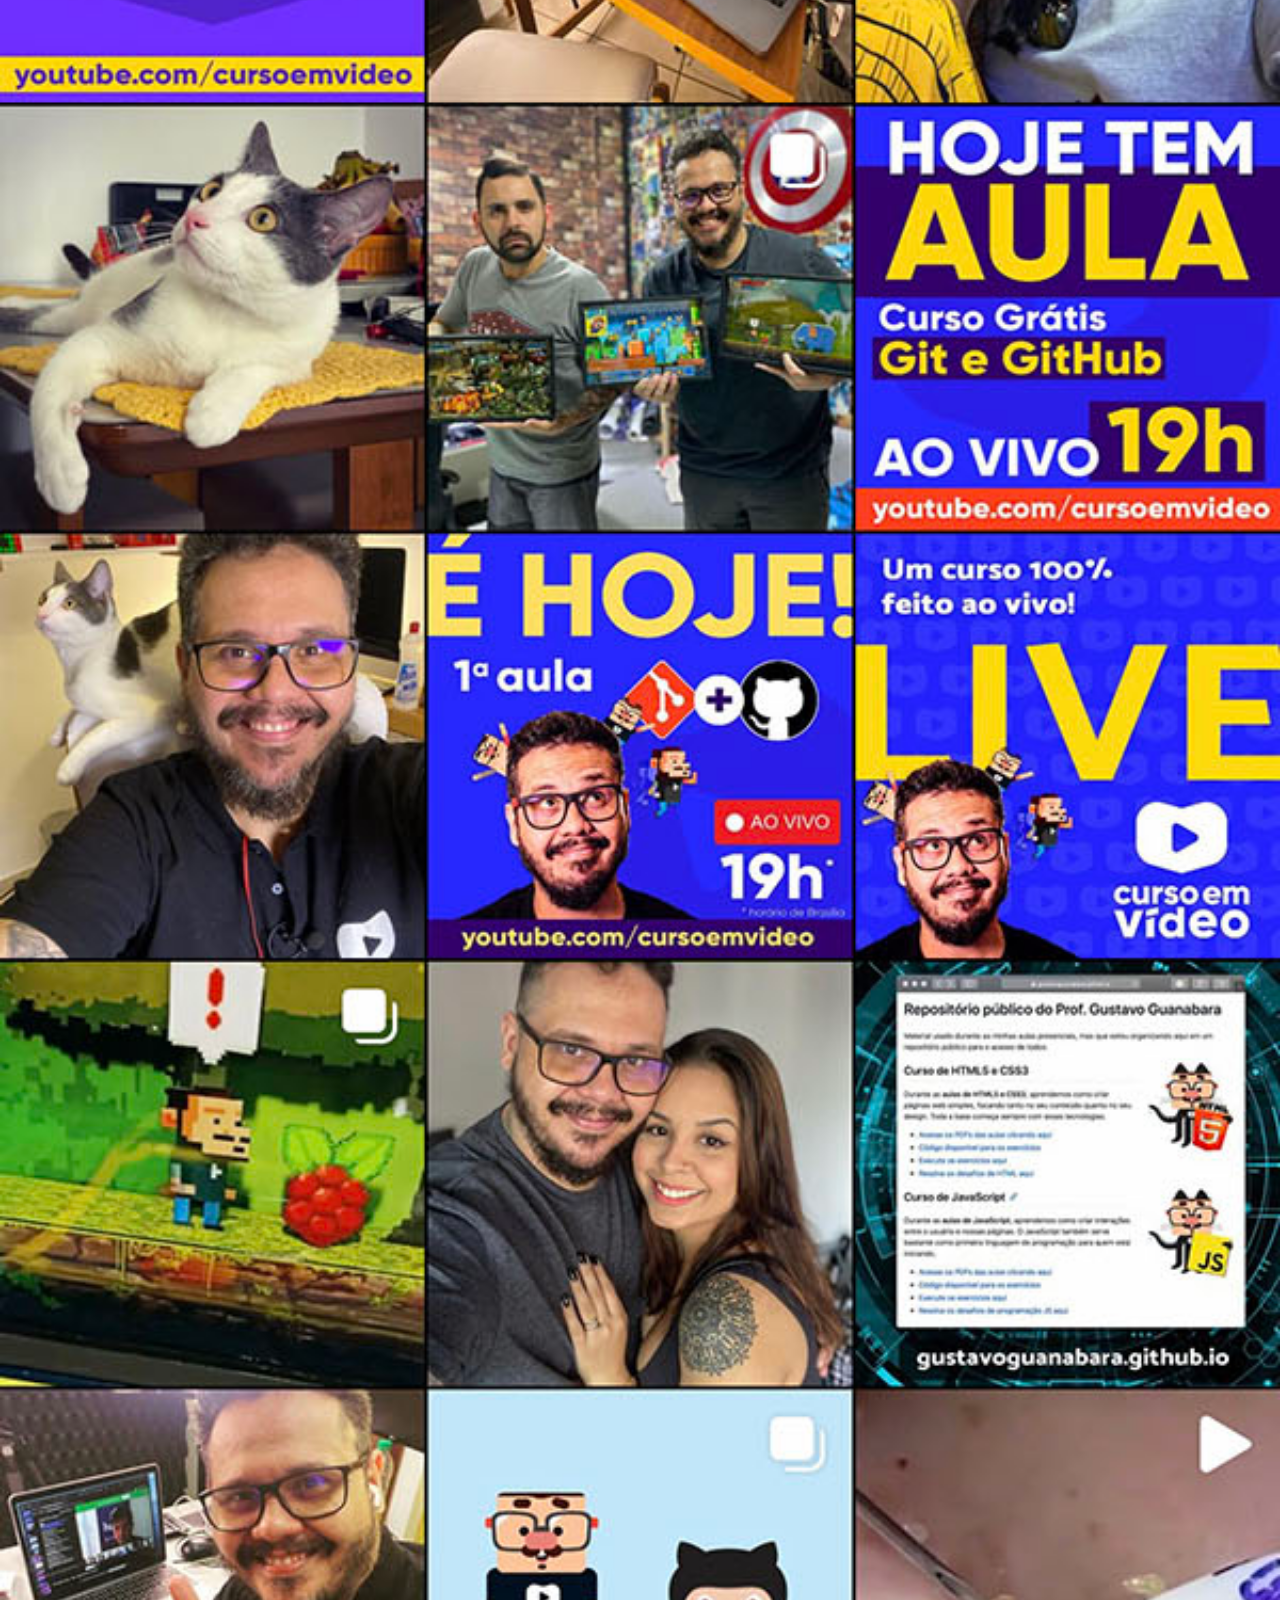
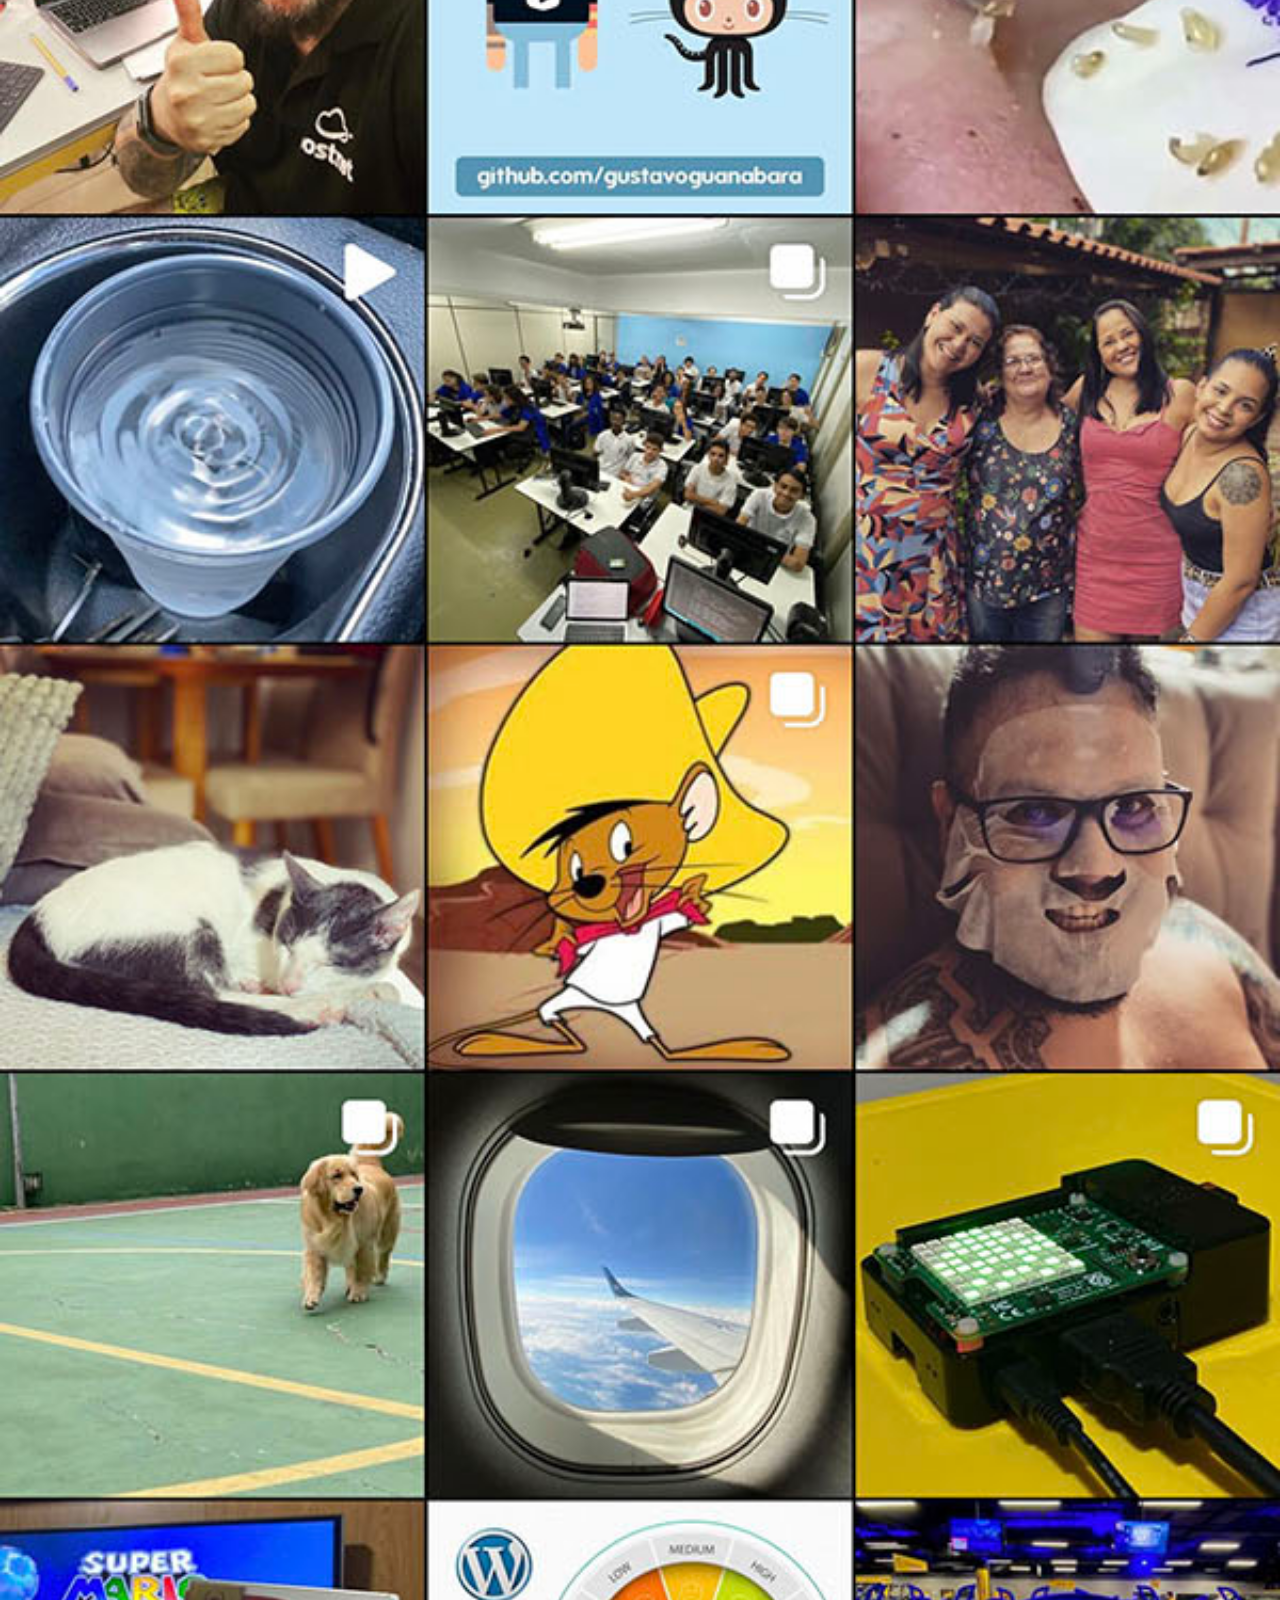
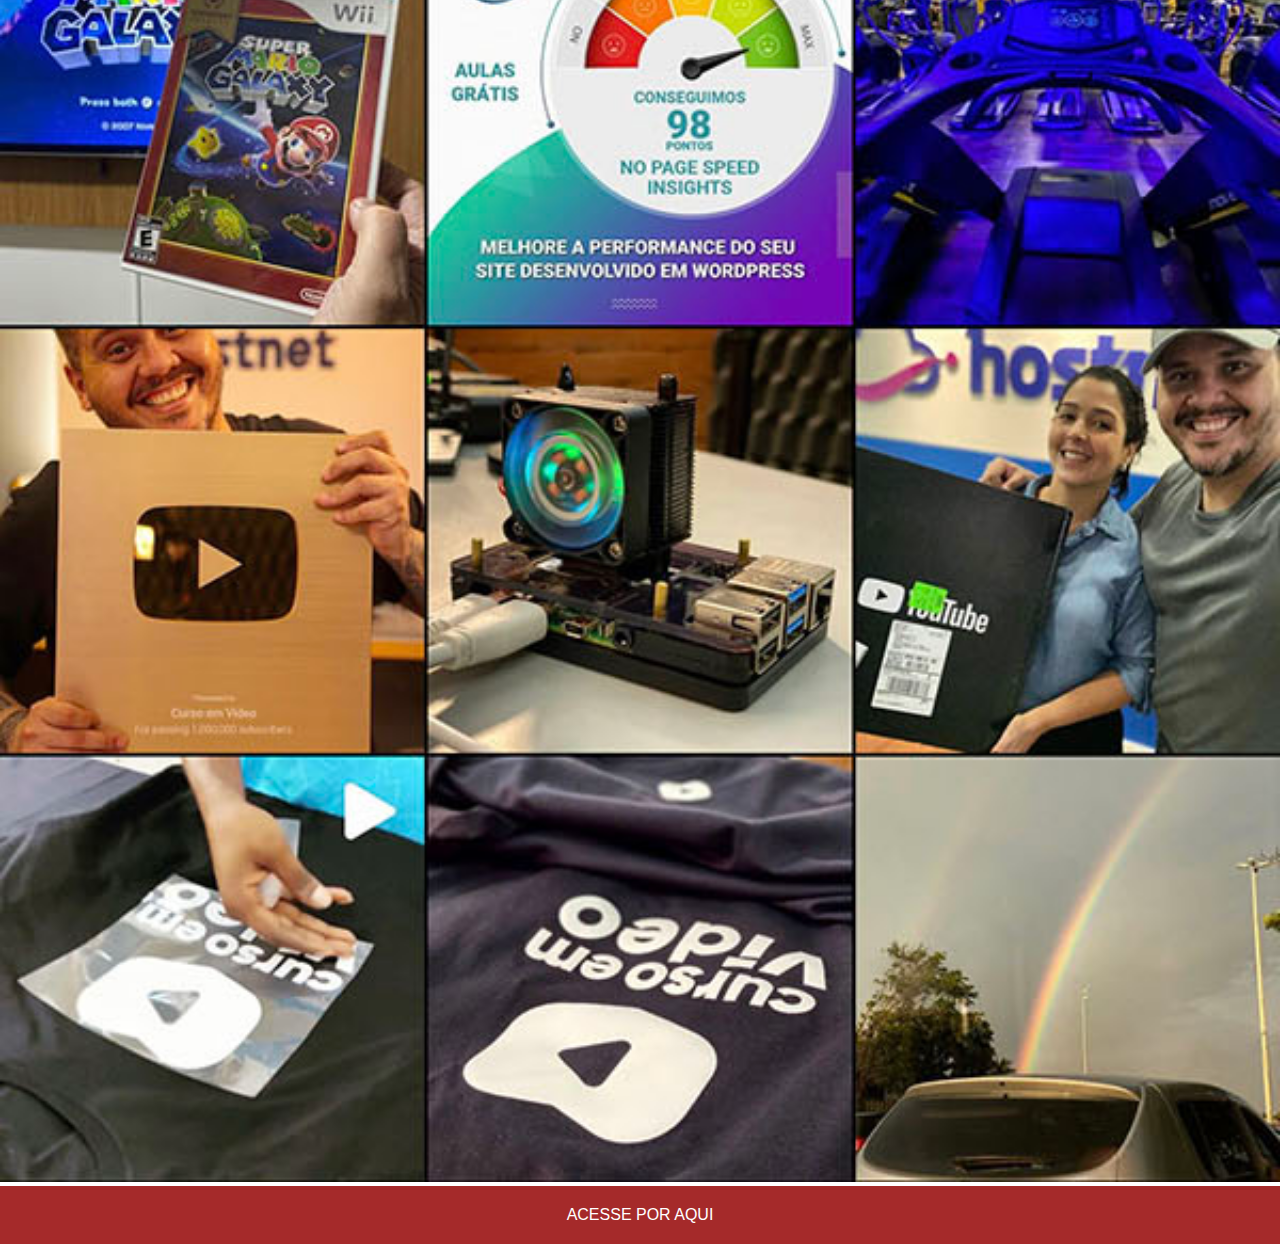
<file: instagram.html>
<!DOCTYPE html>
<html lang="pt-br">
<head>
    <meta charset="UTF-8">
    <meta http-equiv="X-UA-Compatible" content="IE=edge">
    <meta name="viewport" content="width=device-width, initial-scale=1.0">
    <title>Document</title>
    <link rel="stylesheet" href="estilos/social.css">
</head>
<body>
    <img src="imagens/tela-instagram.jpg" alt="Tela Youtube">
    <a href="https://www.instagram.com">ACESSE POR AQUI</a>
</body>
</html>
</file>
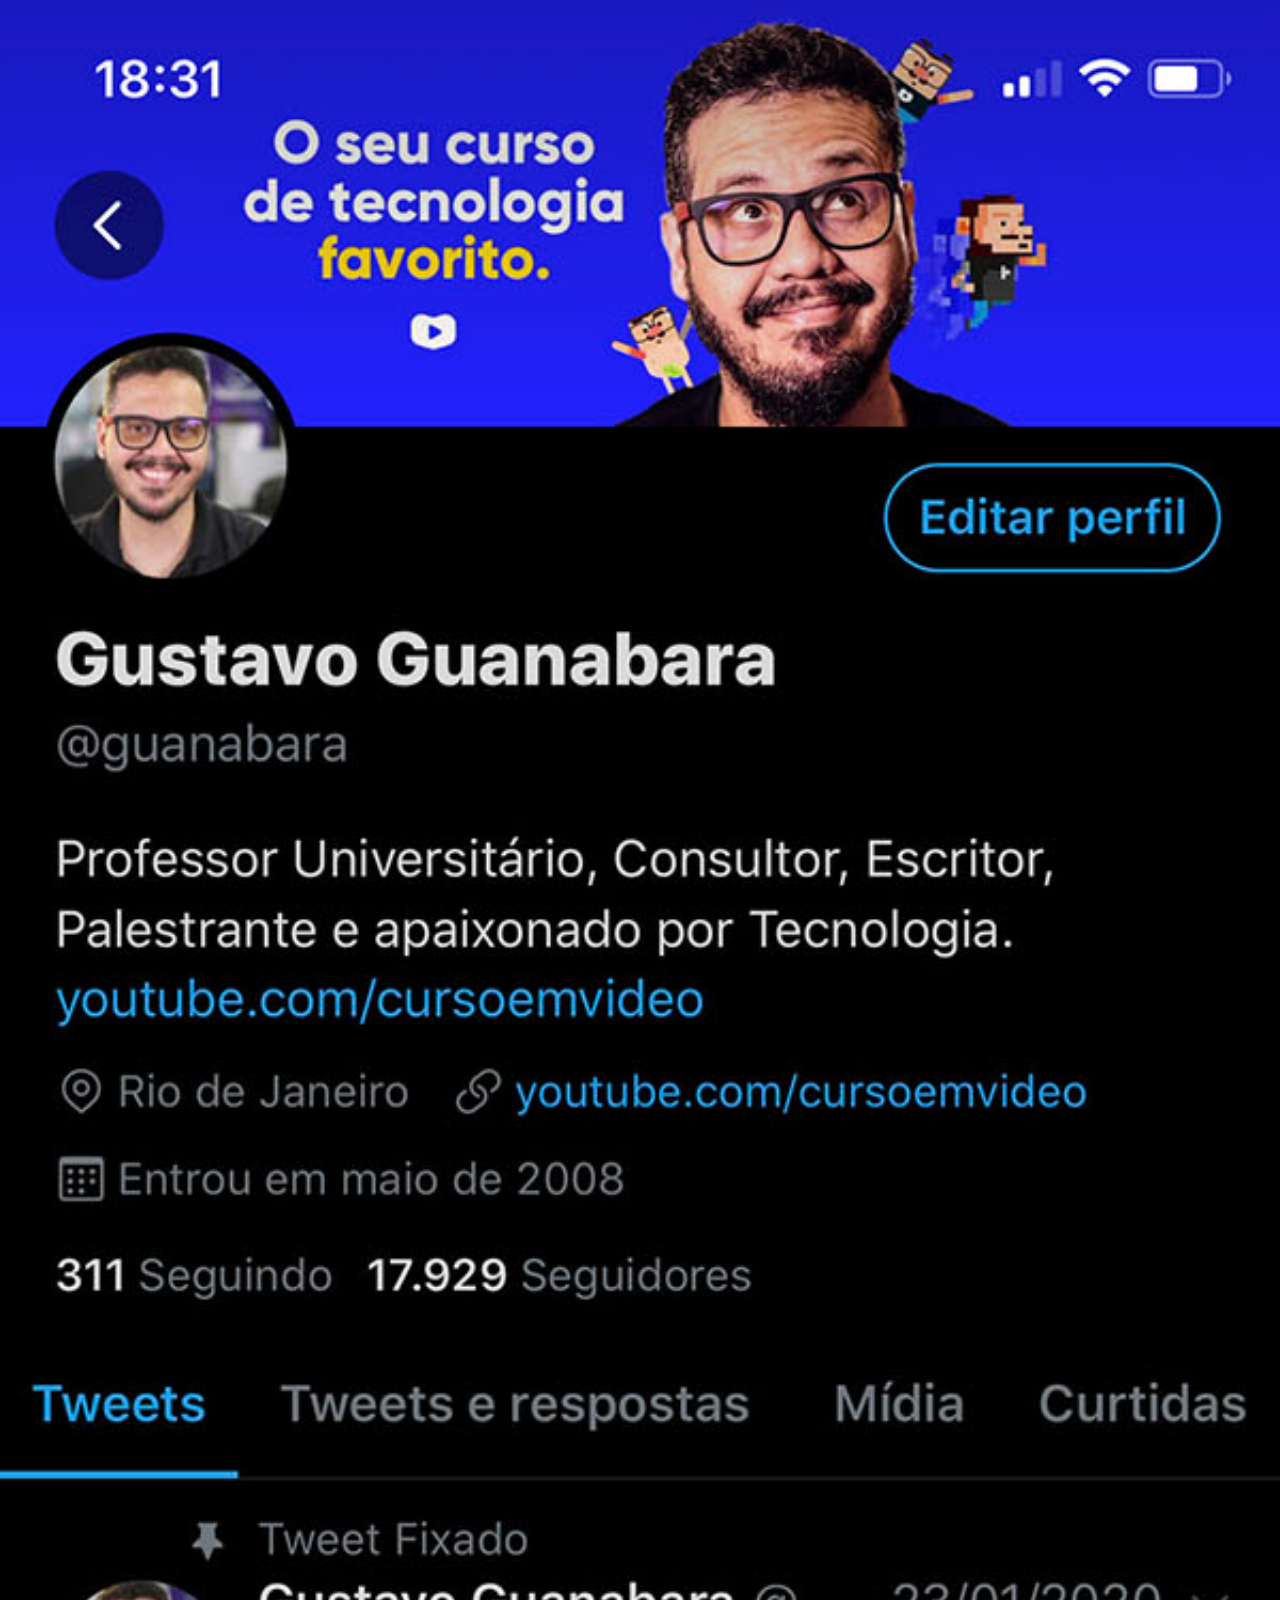
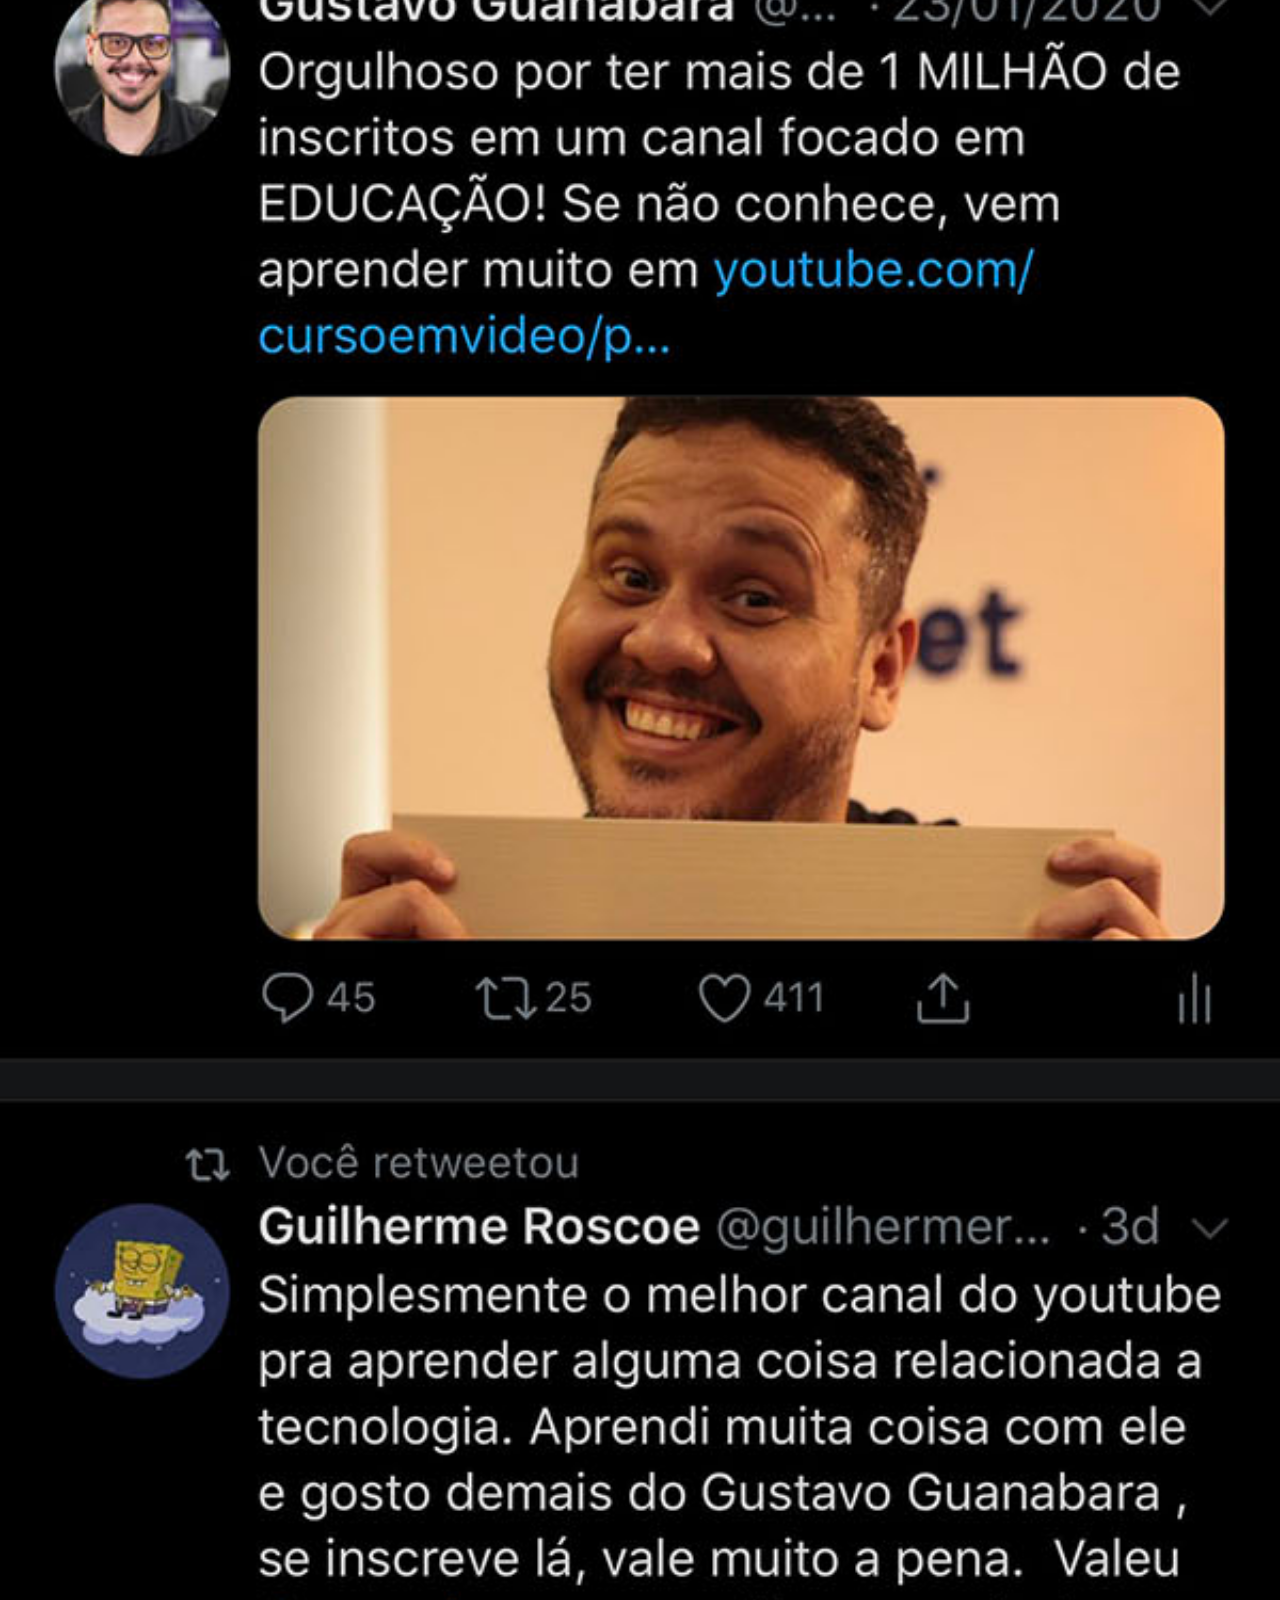
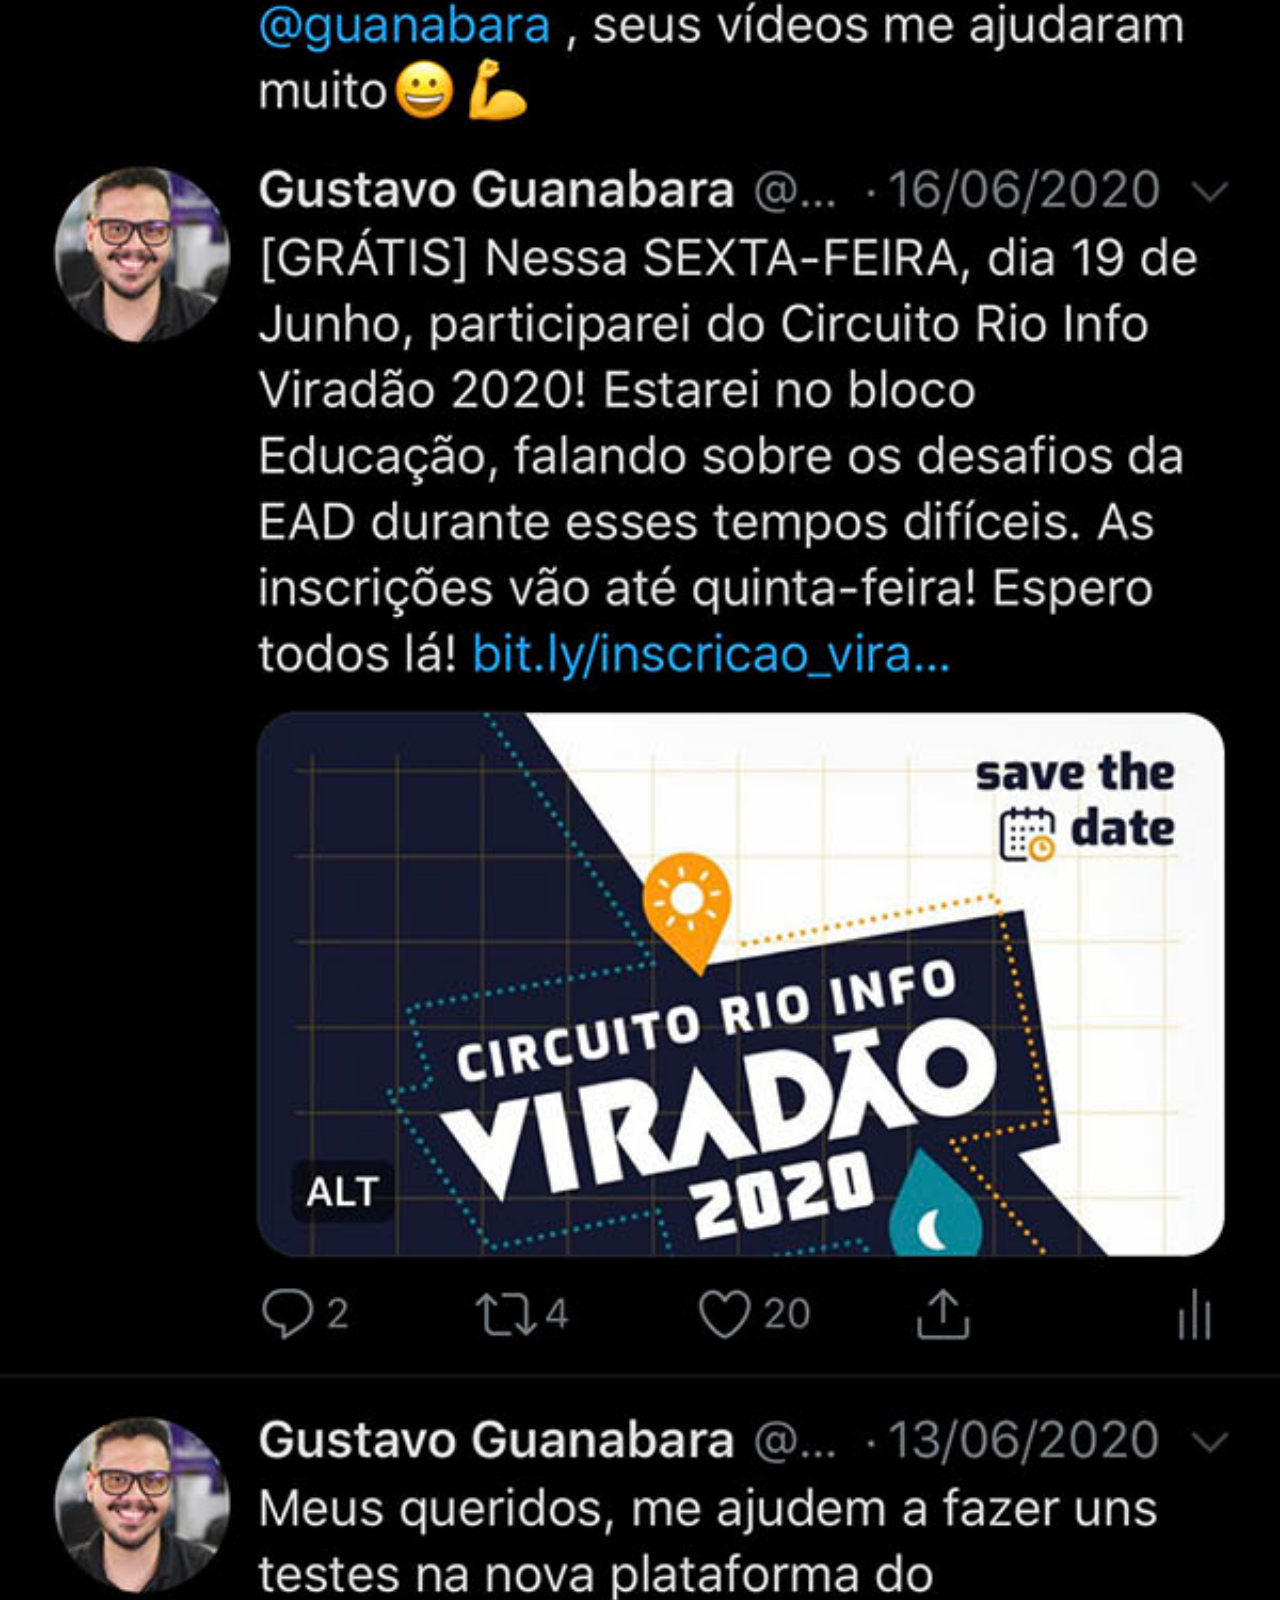
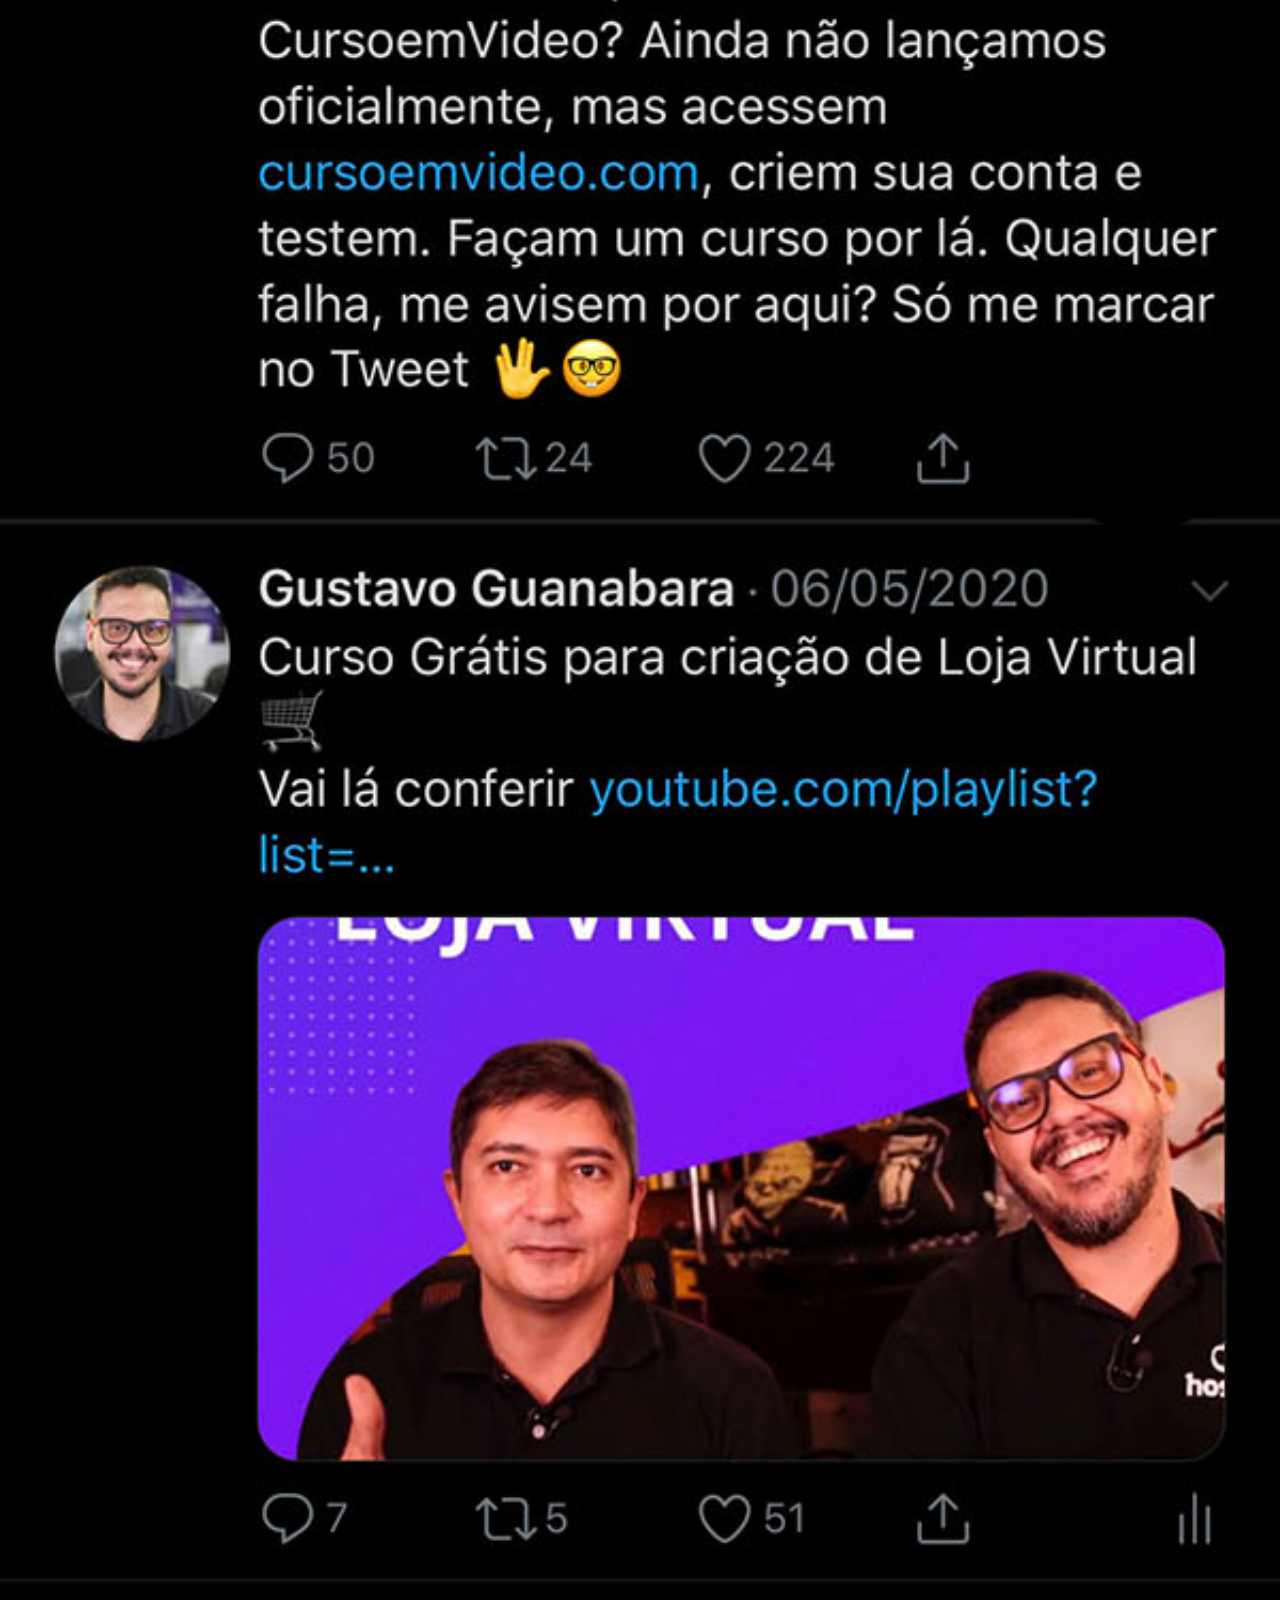
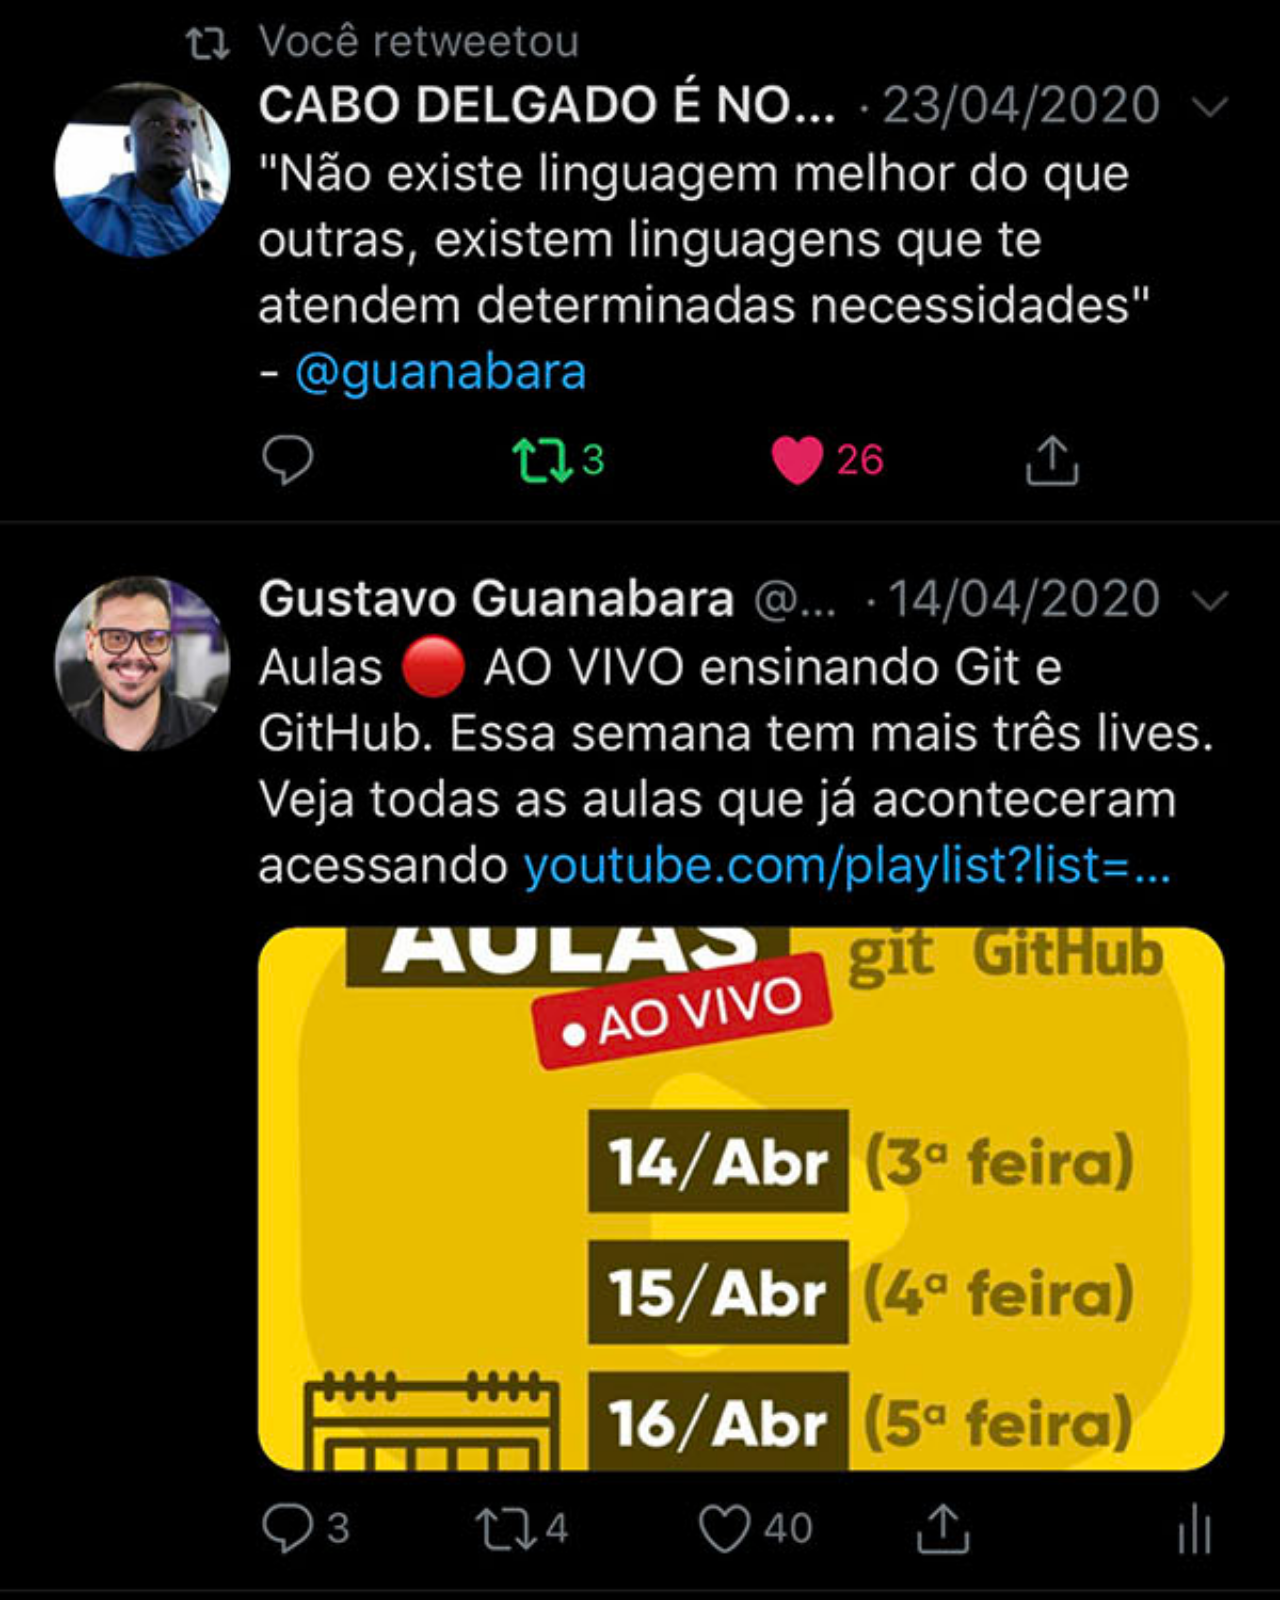
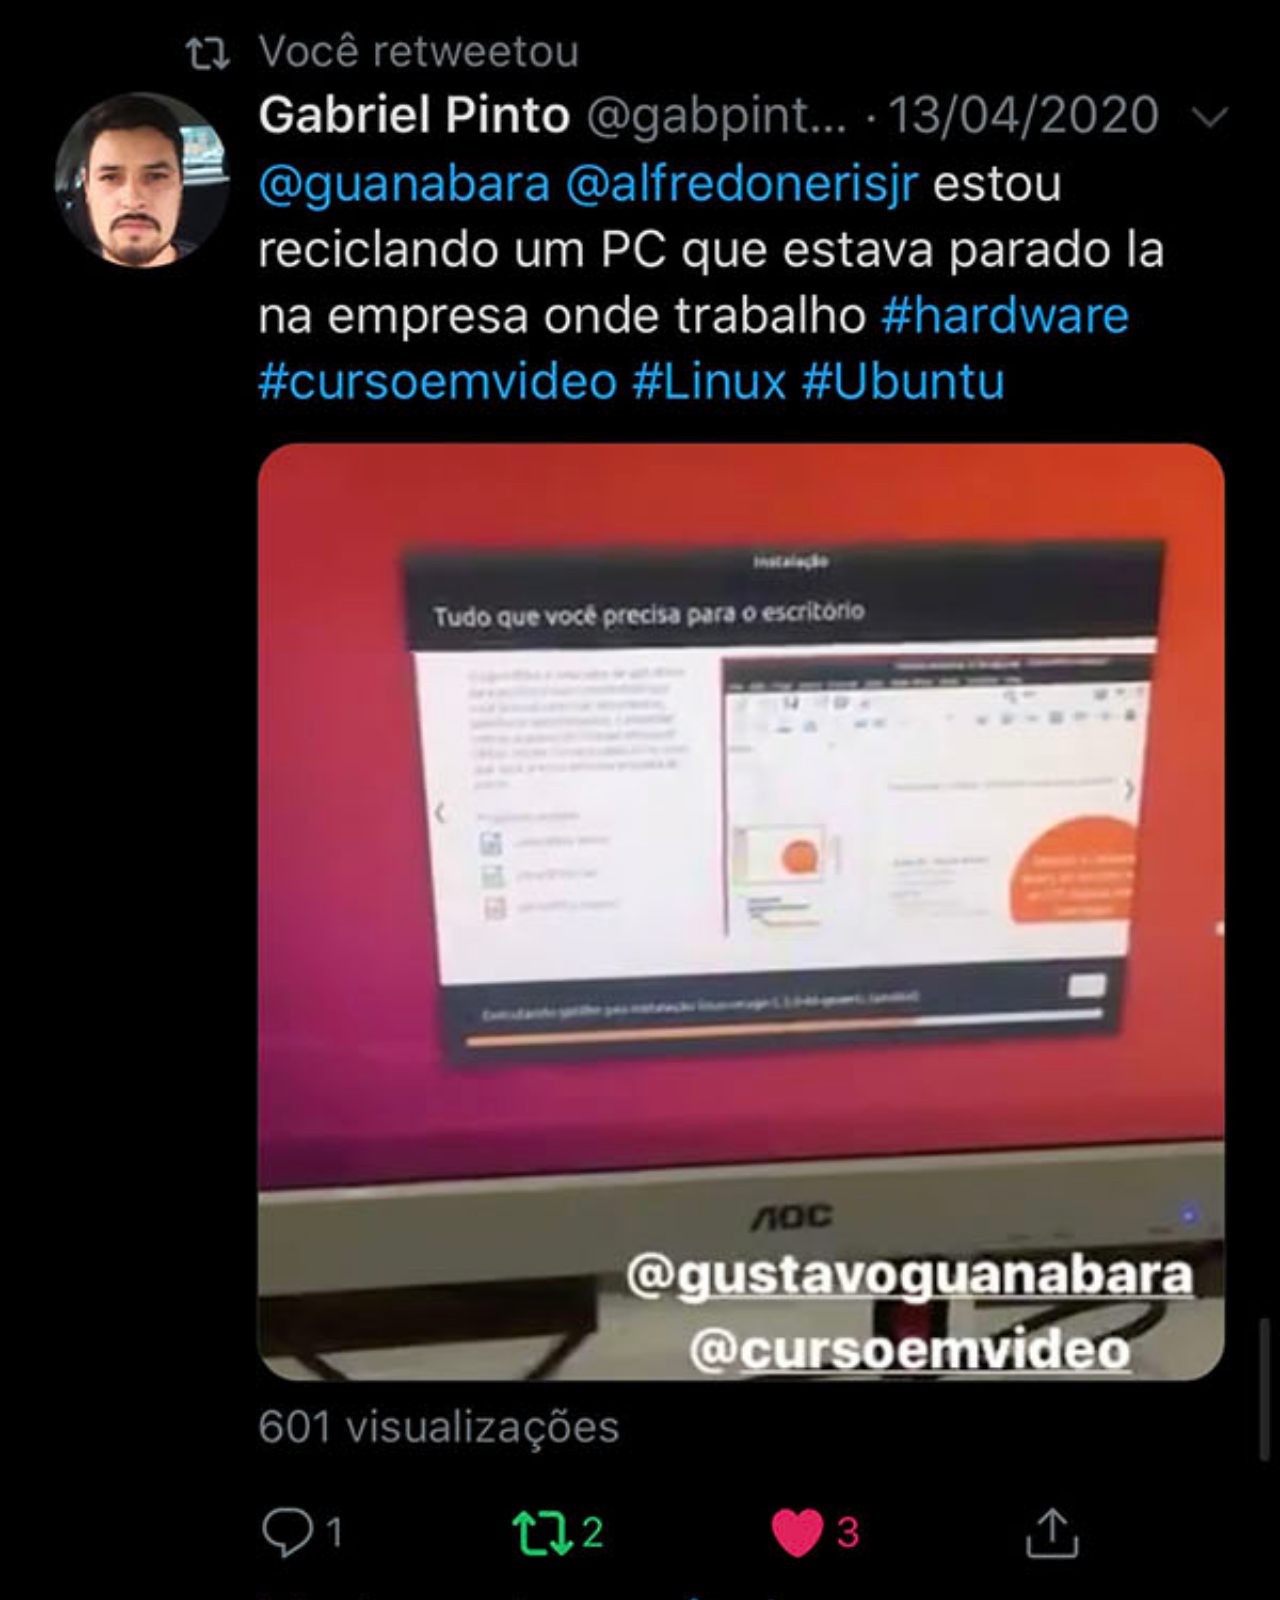
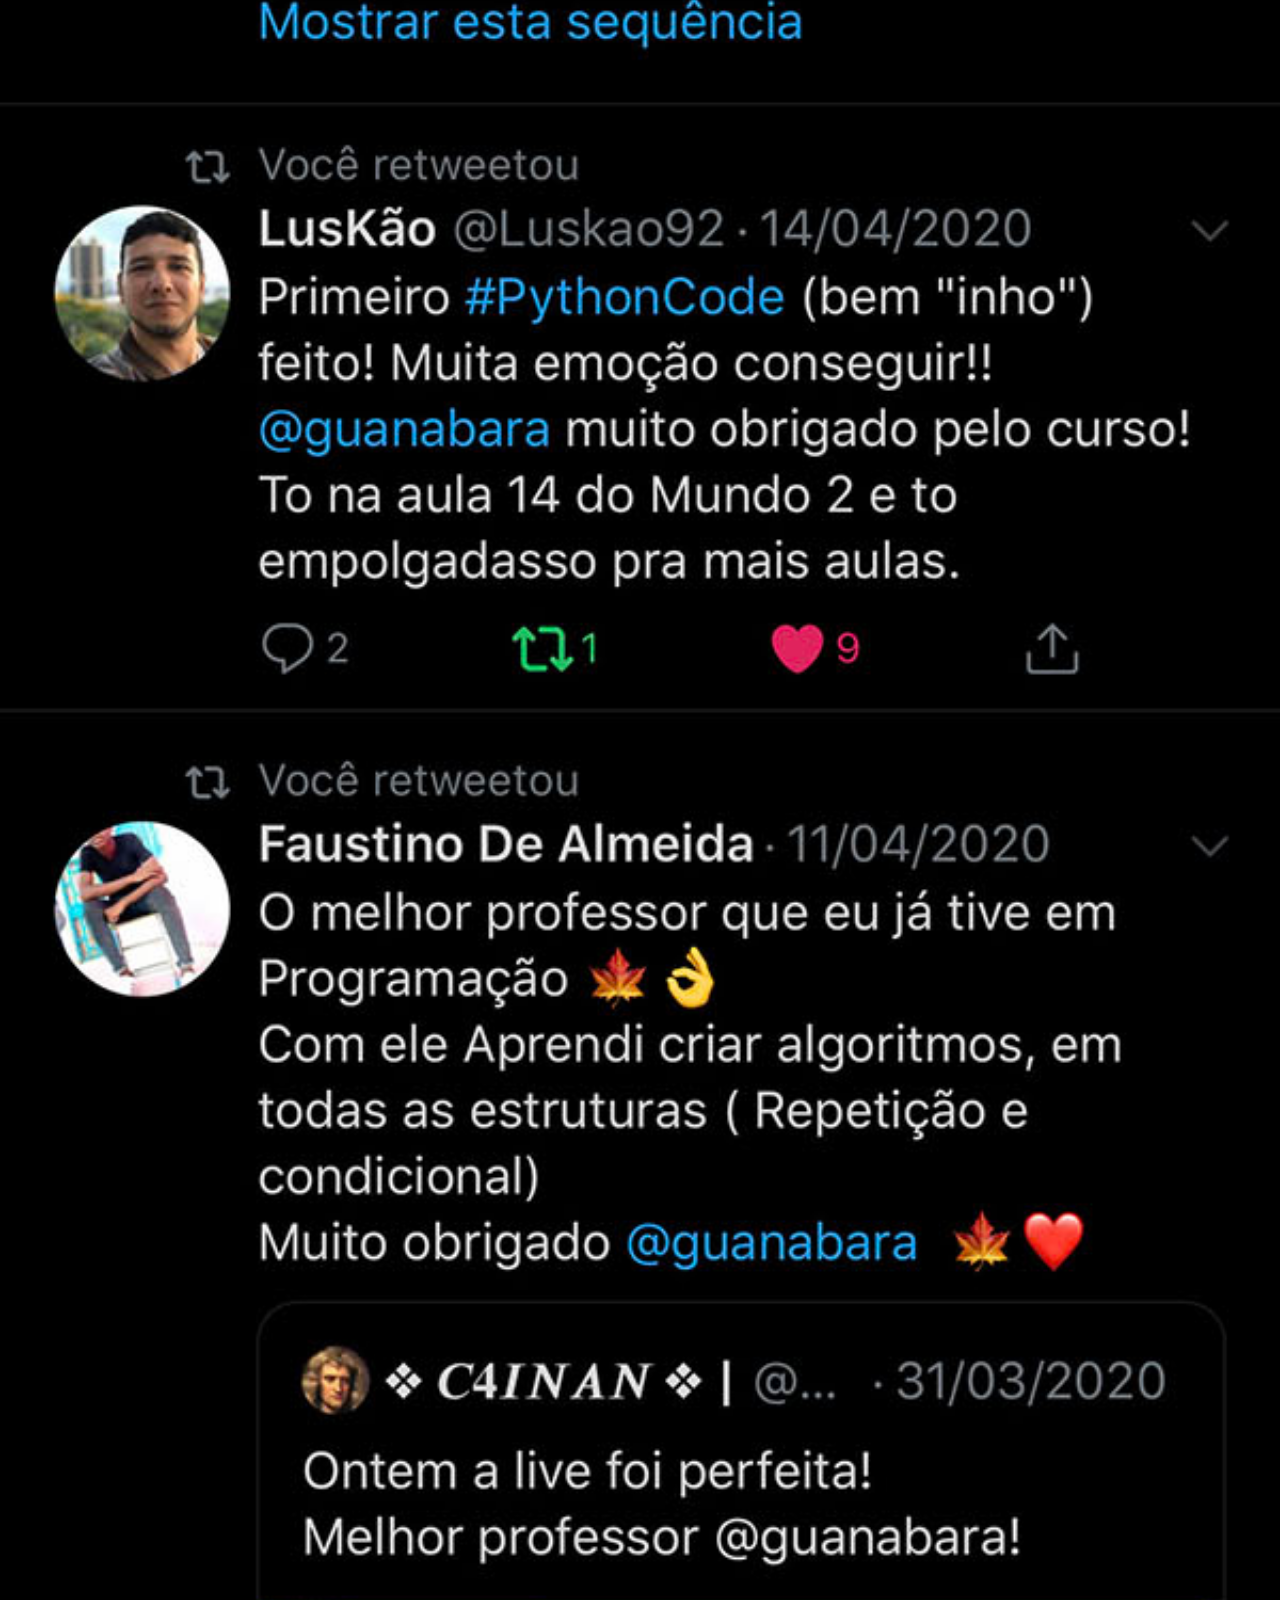
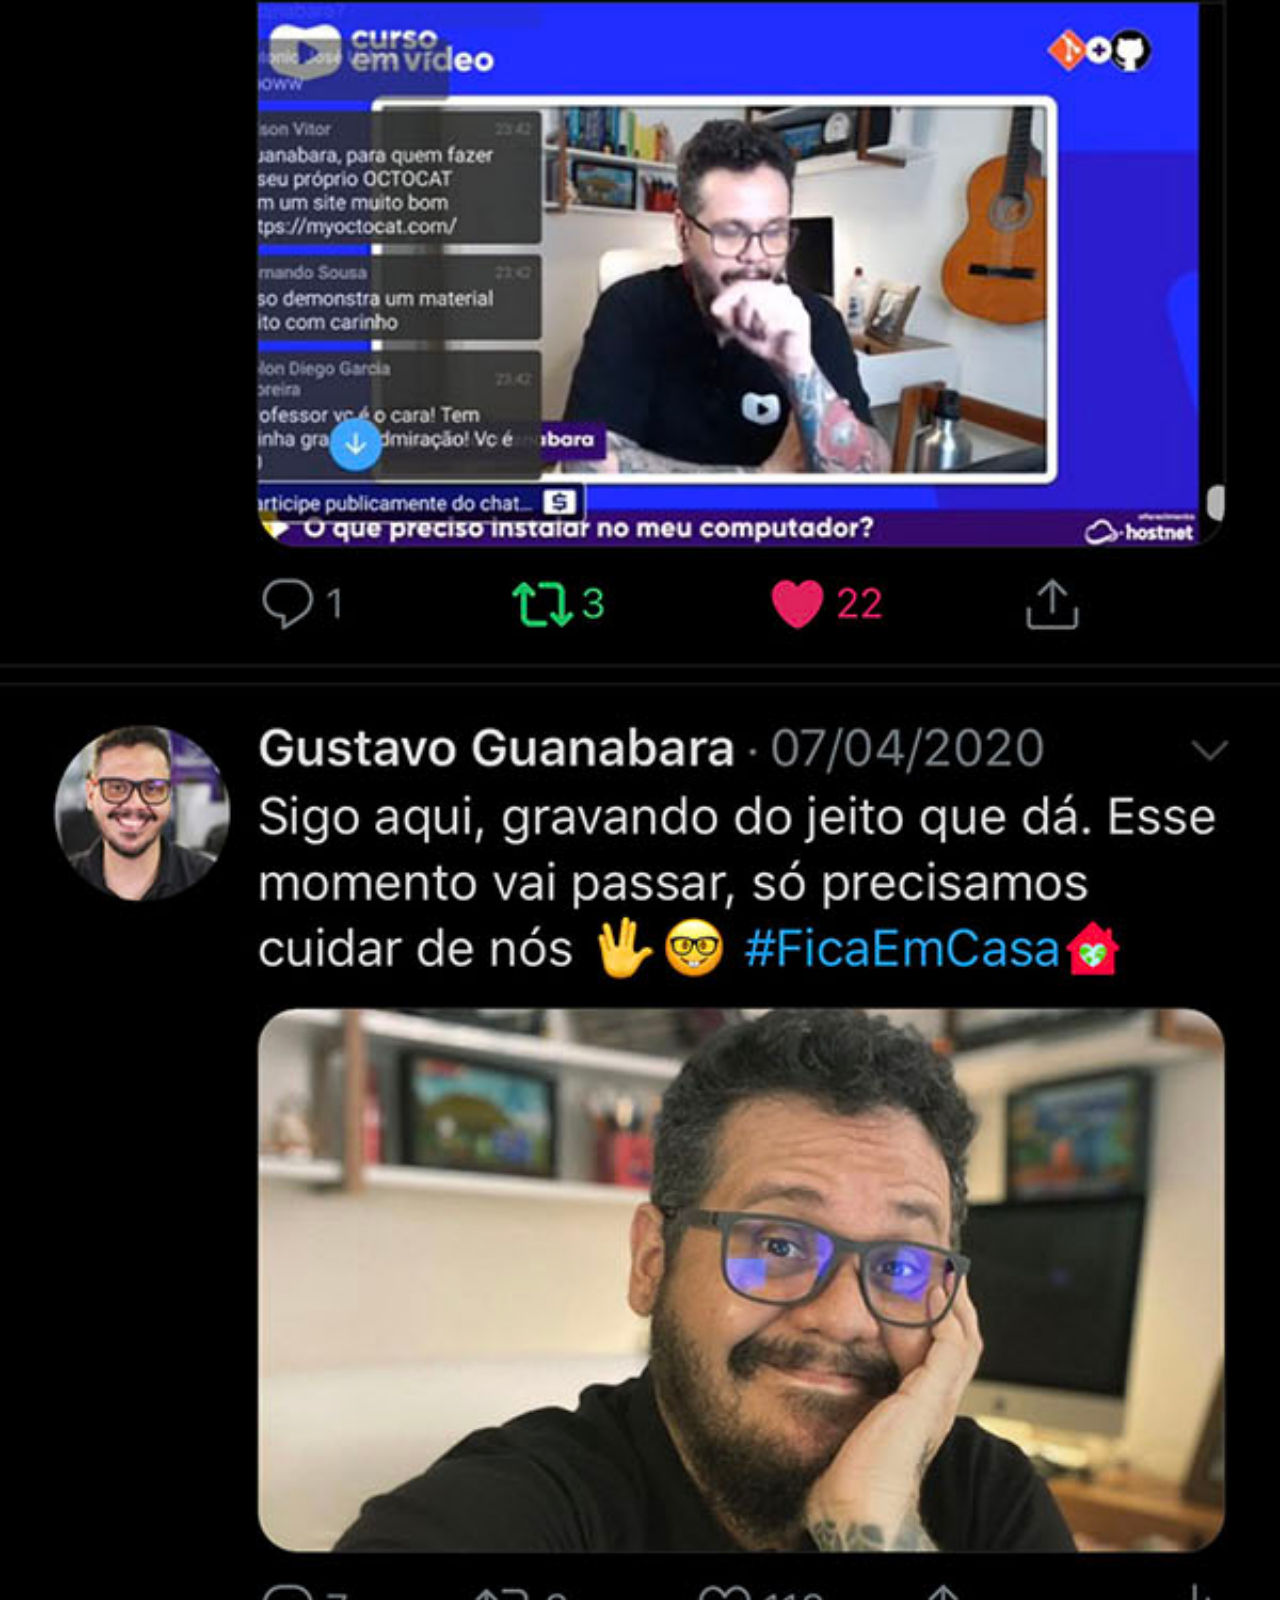
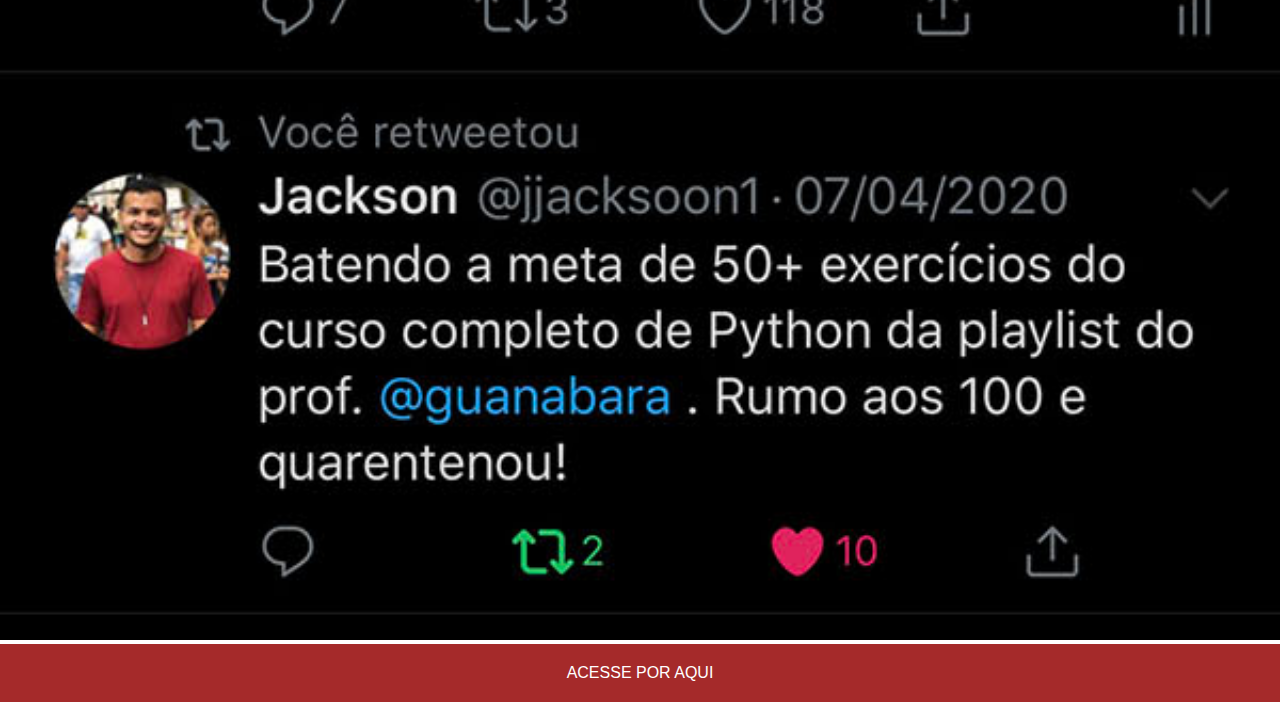
<file: twitter.html>
<!DOCTYPE html>
<html lang="pt-br">
<head>
    <meta charset="UTF-8">
    <meta http-equiv="X-UA-Compatible" content="IE=edge">
    <meta name="viewport" content="width=device-width, initial-scale=1.0">
    <title>Document</title>
    <link rel="stylesheet" href="estilos/social.css">
</head>
<body>
    <img src="imagens/tela-twitter.jpg" alt="Tela Youtube">
    <a href="https://www.twitter.com">ACESSE POR AQUI</a>
</body>
</html>
</file>
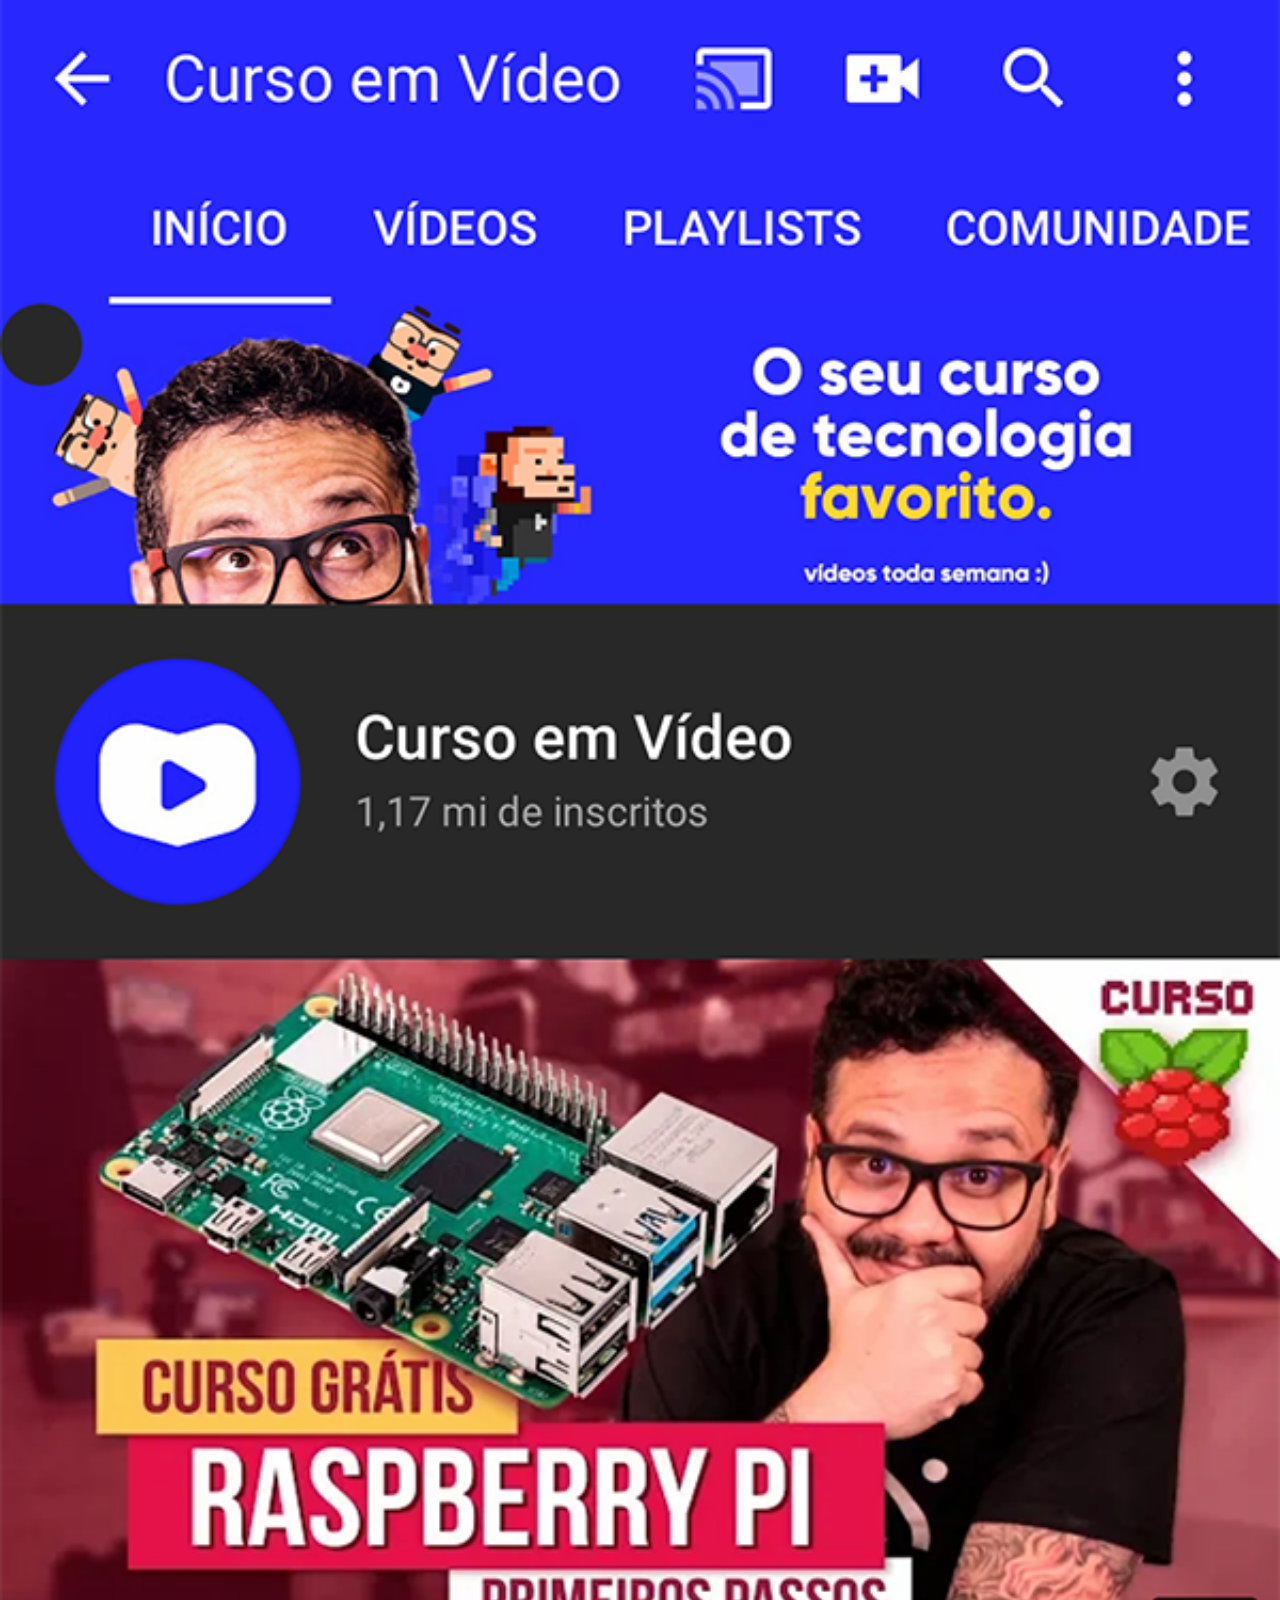
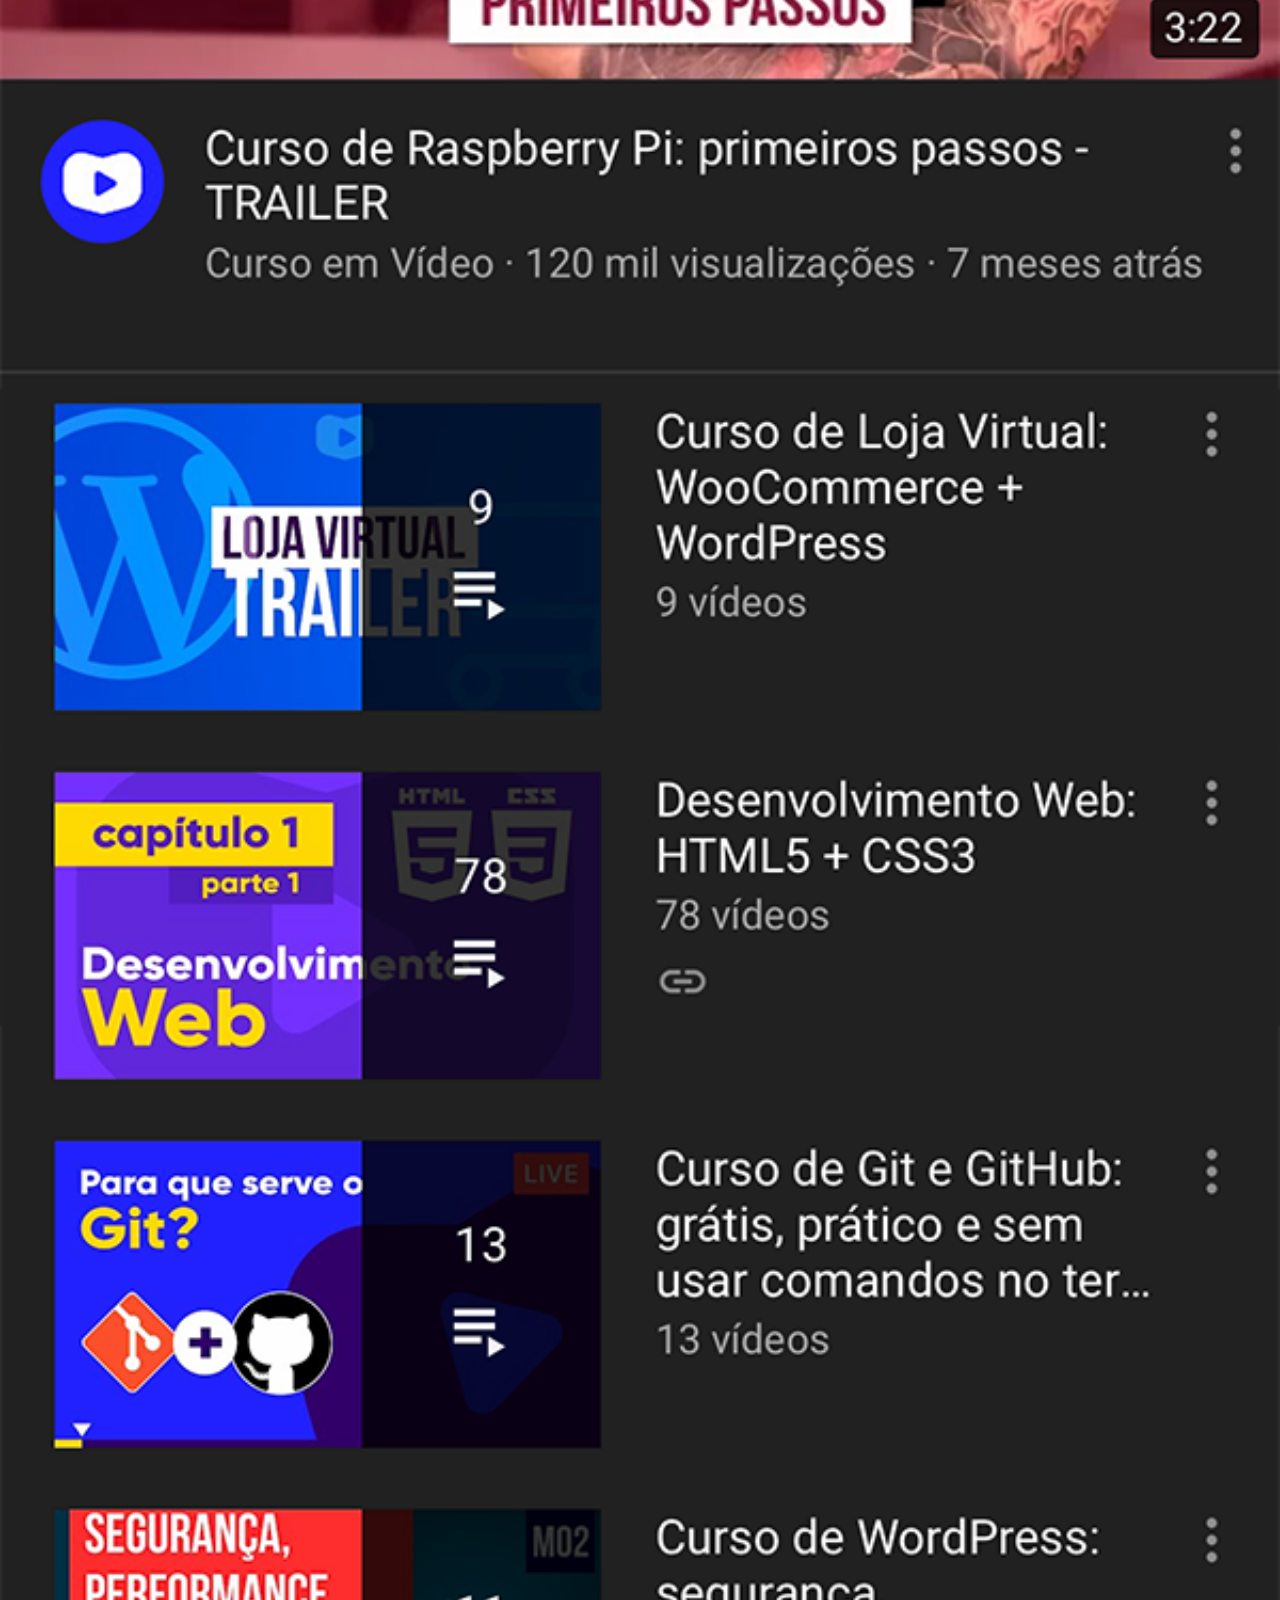
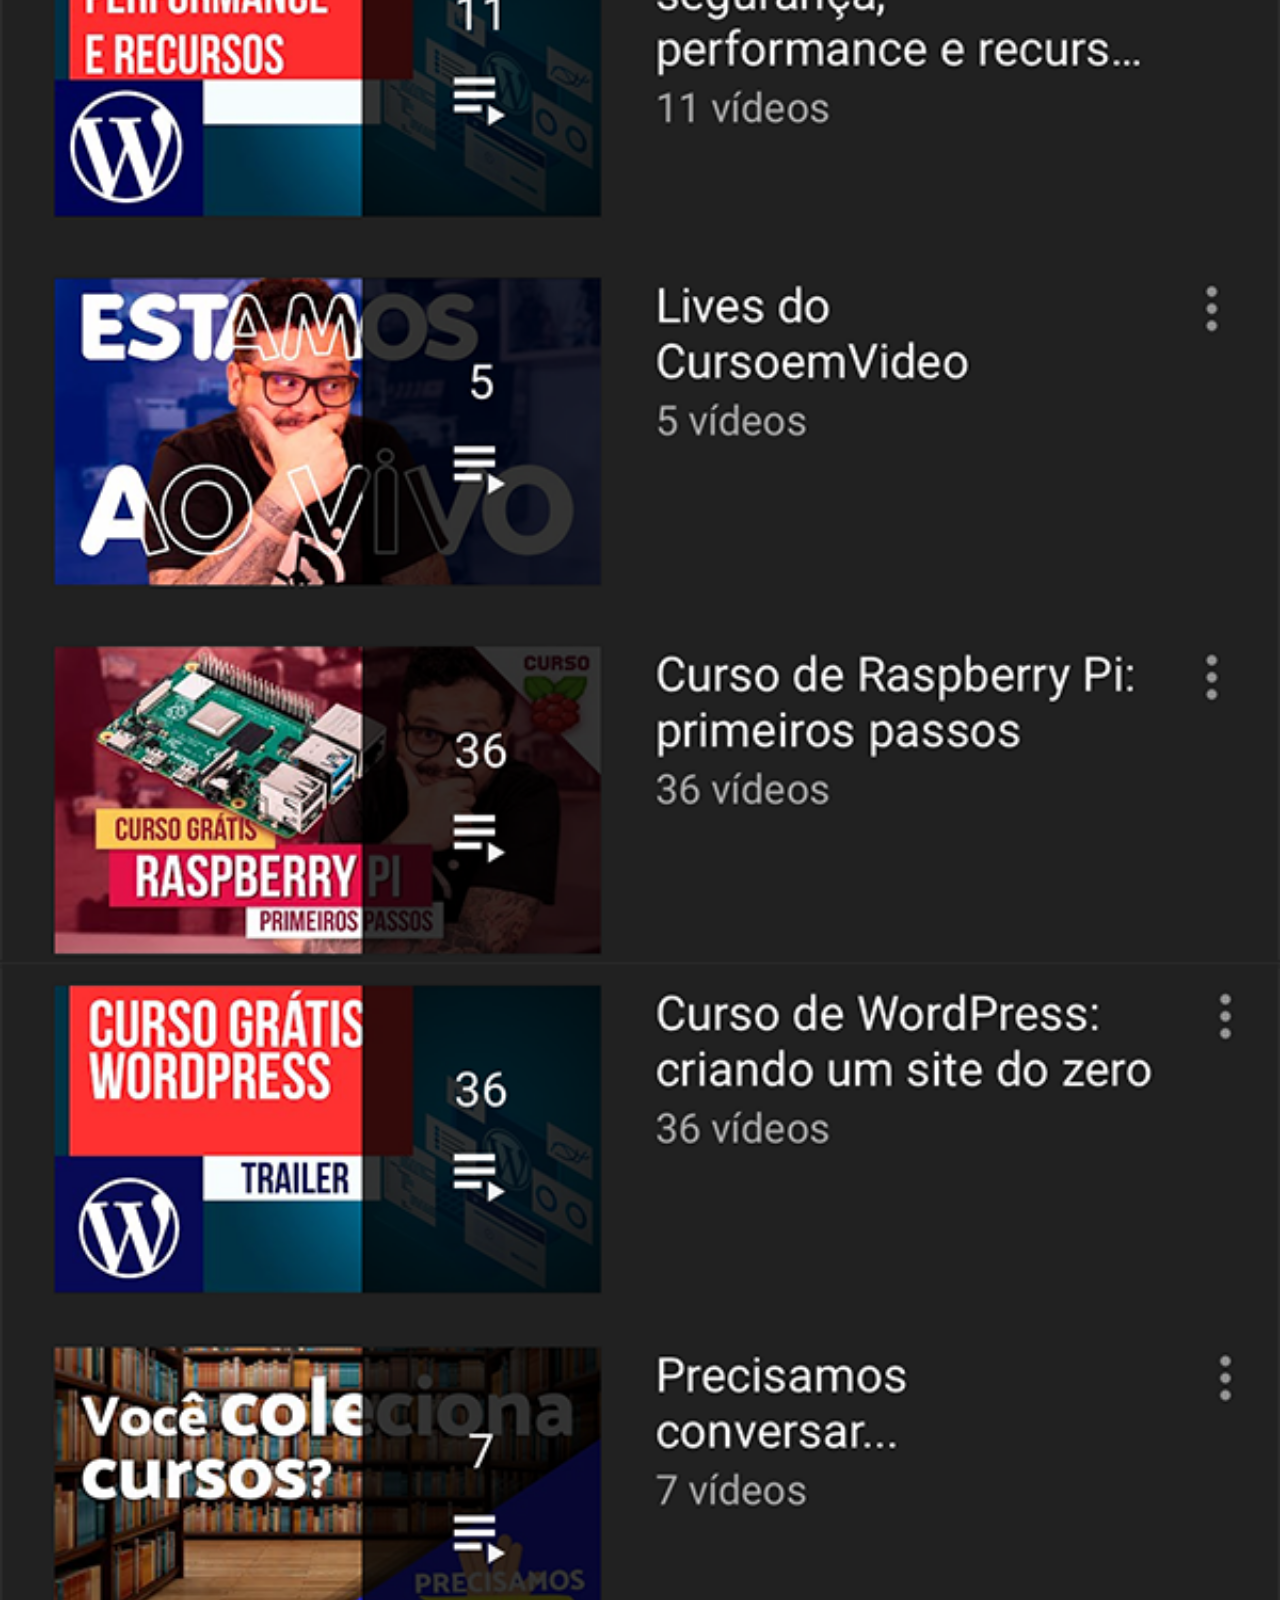
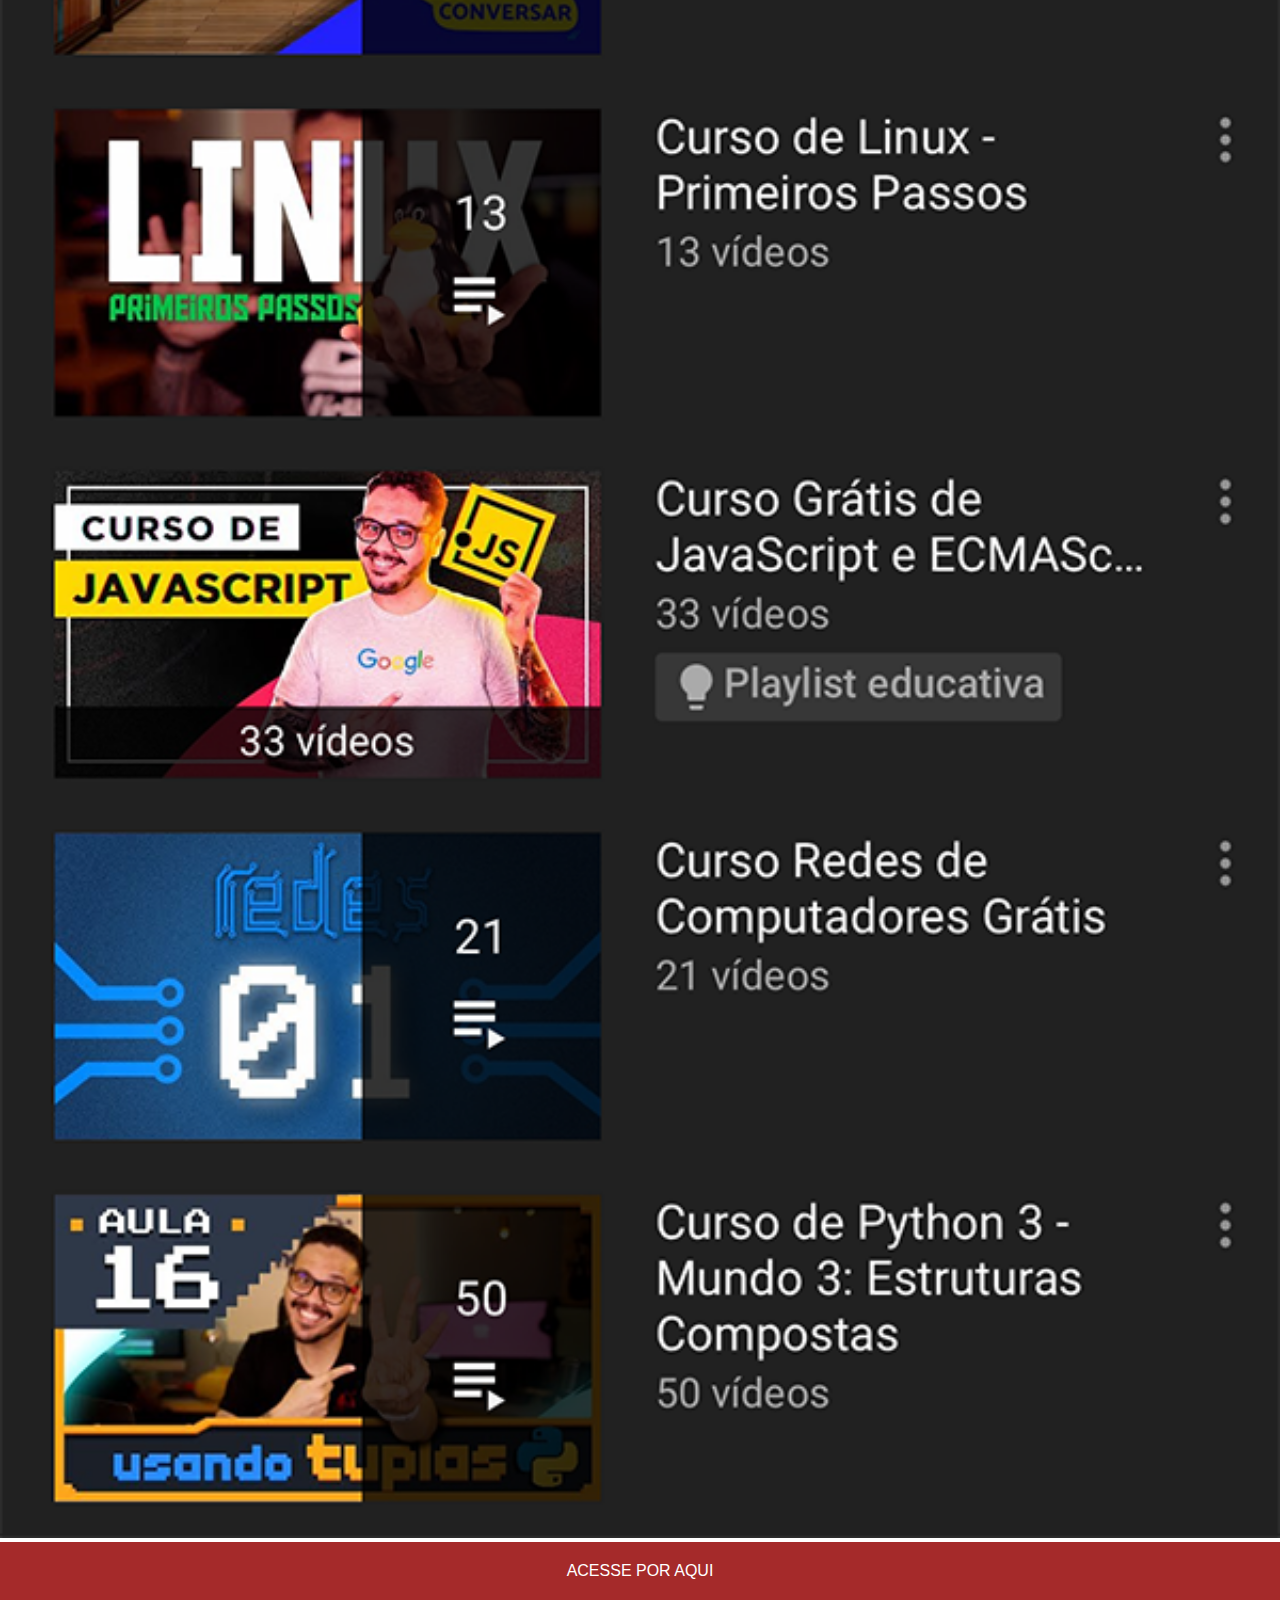
<file: youtube.html>
<!DOCTYPE html>
<html lang="pt-br">
<head>
    <meta charset="UTF-8">
    <meta http-equiv="X-UA-Compatible" content="IE=edge">
    <meta name="viewport" content="width=device-width, initial-scale=1.0">
    <title>Document</title>
    <link rel="stylesheet" href="estilos/social.css">
</head>
<body>
    <img src="imagens/tela-youtube.png" alt="Tela Youtube">
    <a href="https://www.youtube.com">ACESSE POR AQUI</a>
</body>
</html>
</file>
<file: estilos/style.css>
@charset "UTF-8";

*{
    margin: 0px;
    padding: 0px;
    font-family: Arial, Helvetica, sans-serif;
}
html, body{
    height: 100vh;
    width: 100vw;
    background-color: black;
}
body{
    background: url(../imagens/fundo-madeira.jpg) no-repeat;
    background-size: cover;
    background-attachment: fixed;
}
main{
    height: 100vh;
    position: relative;
}
section#telefone{
    height: 627px;
    width: 311px;

    position: absolute;
    top: 50%;
    left: 50%;
    transform: translate(-50%, -50%);
    background: url(../imagens/frame-iphone.png) no-repeat;
}
iframe#tela-home{
    position: relative;
    top: 81px;
    left: 22.3px;
    width: 266px;
    height: 471px;
}
section#redes-sociais{
    text-align: right;
}
section#redes-sociais a img{
    width: 50px;
    margin: 10px;
    border-radius: 50%;
    box-shadow: 2px 2px 5px rgba(0, 0, 0, 0.423);
    box-sizing: border-box;
}
section#redes-sociais a img:hover{
    border: 2px solid white;
    transform: translate(-3px, -3px);
    box-shadow: 10px 5px 2px rgba(0, 0, 0, 0.288);
    transition: transform 0.3s, box-shadow 0.5s, border 0.7s;
}
</file>
<file: estilos/social.css>
*{
    padding: 0px;
    margin: 0px;
    font-family: Arial, Helvetica, sans-serif;
}
::-webkit-scrollbar{
    width: 0px;
    height: 0px;
}
img{
    width: 100vw;
}
a{
    display: block;
    background-color: brown;
    color: white;
    padding: 20px;
    text-decoration: none;
    text-align: center;
}
</file>
